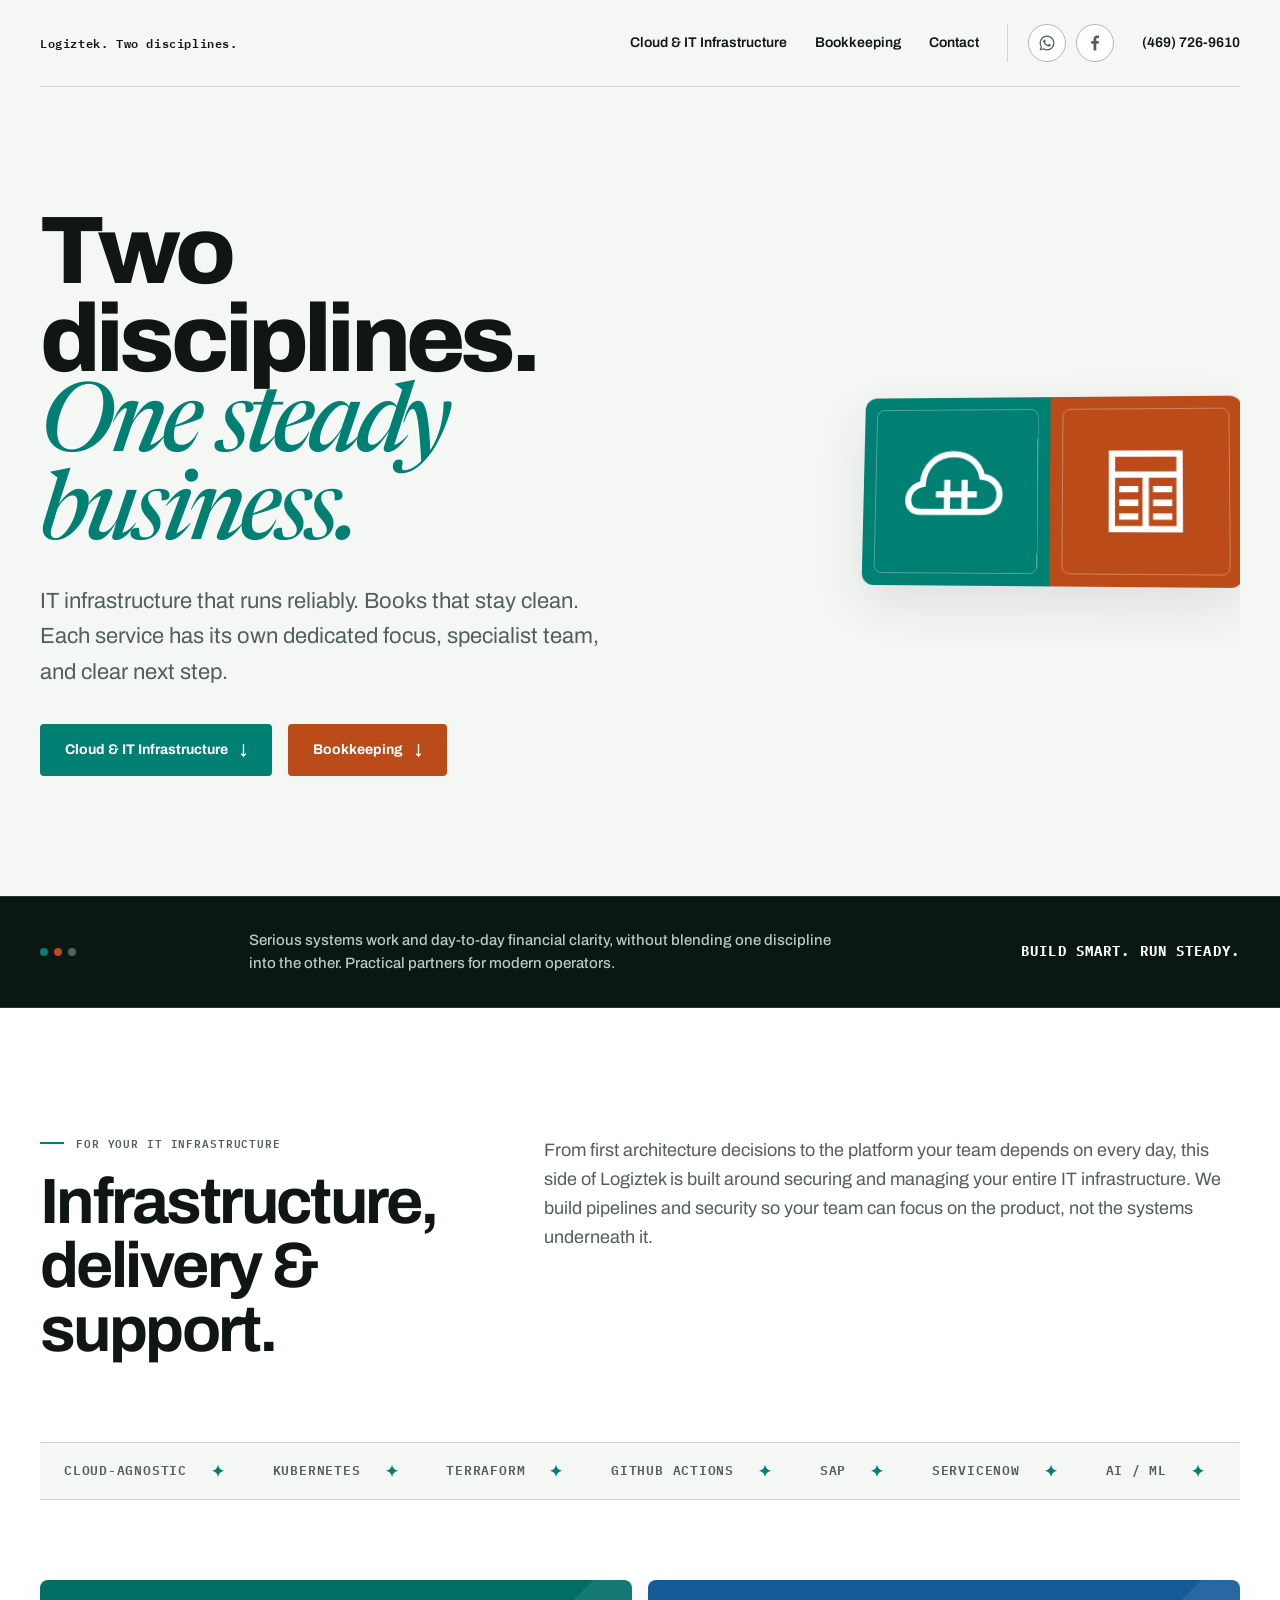
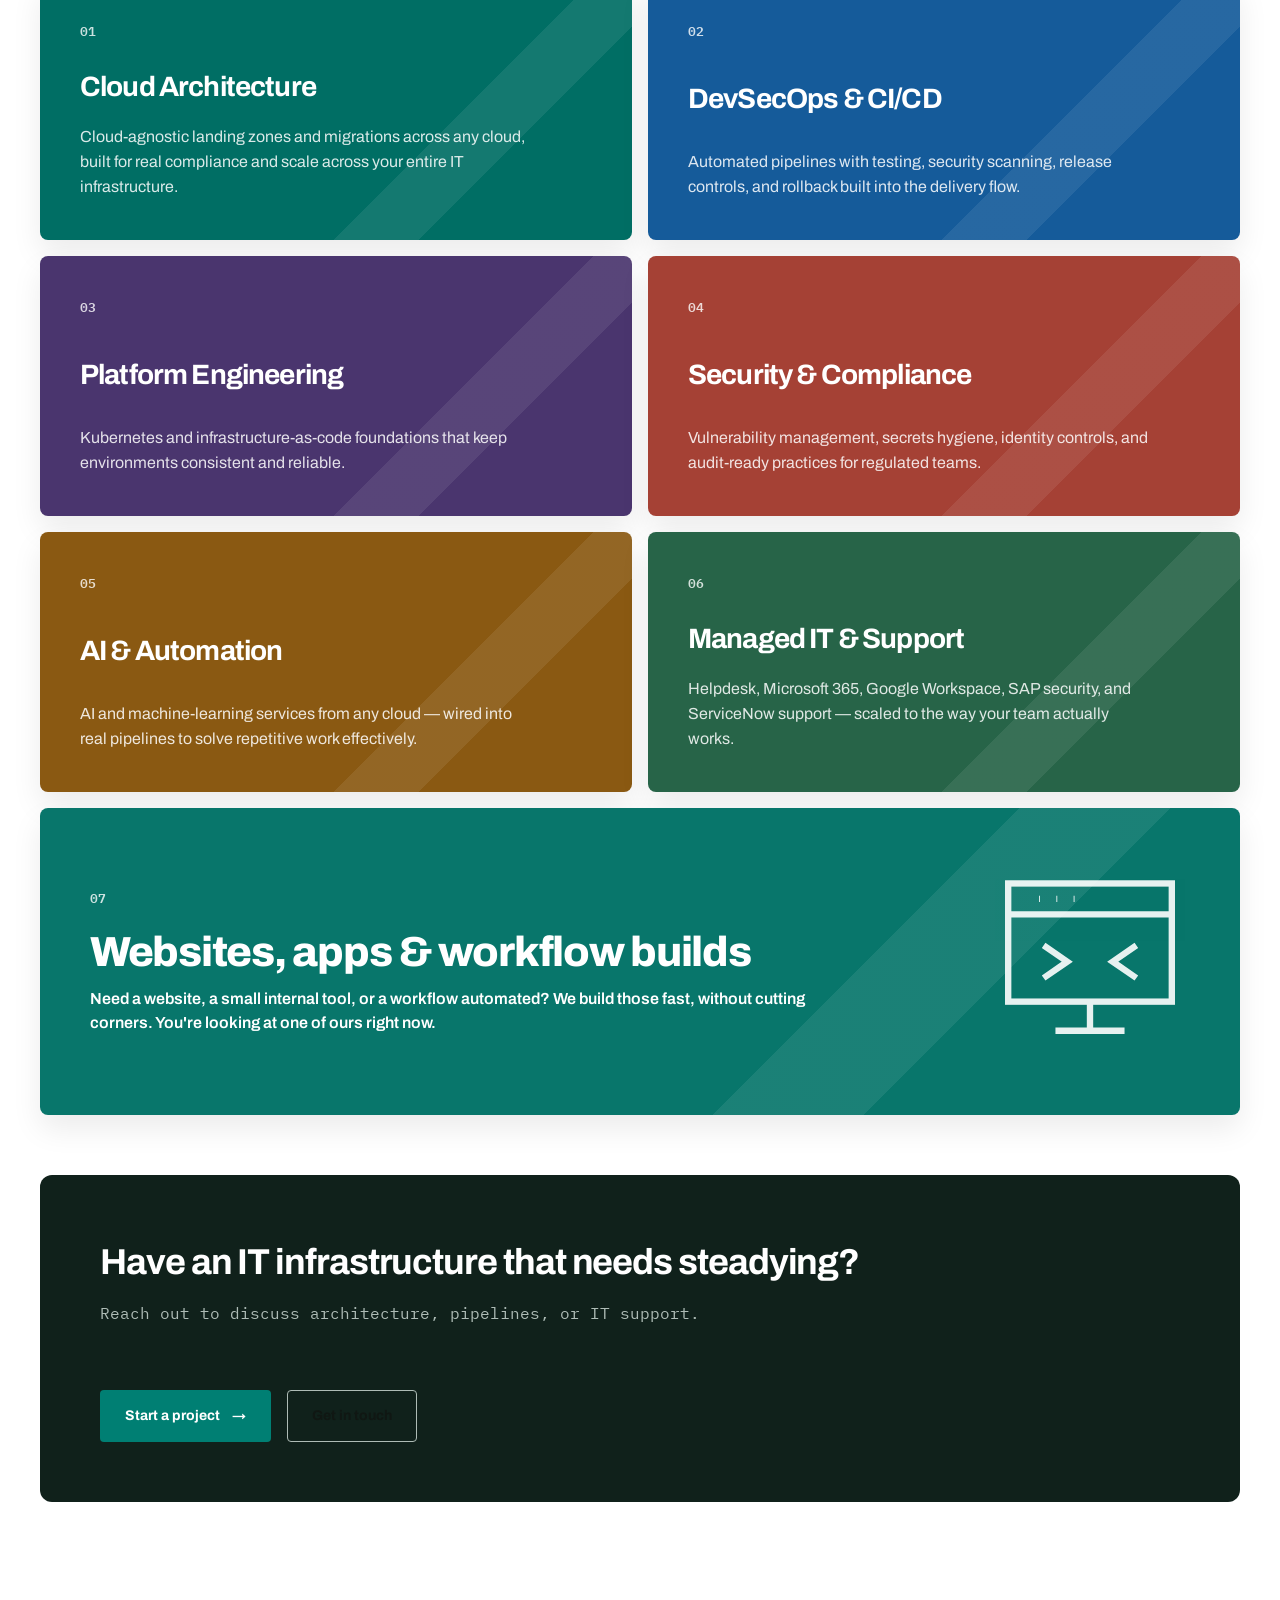
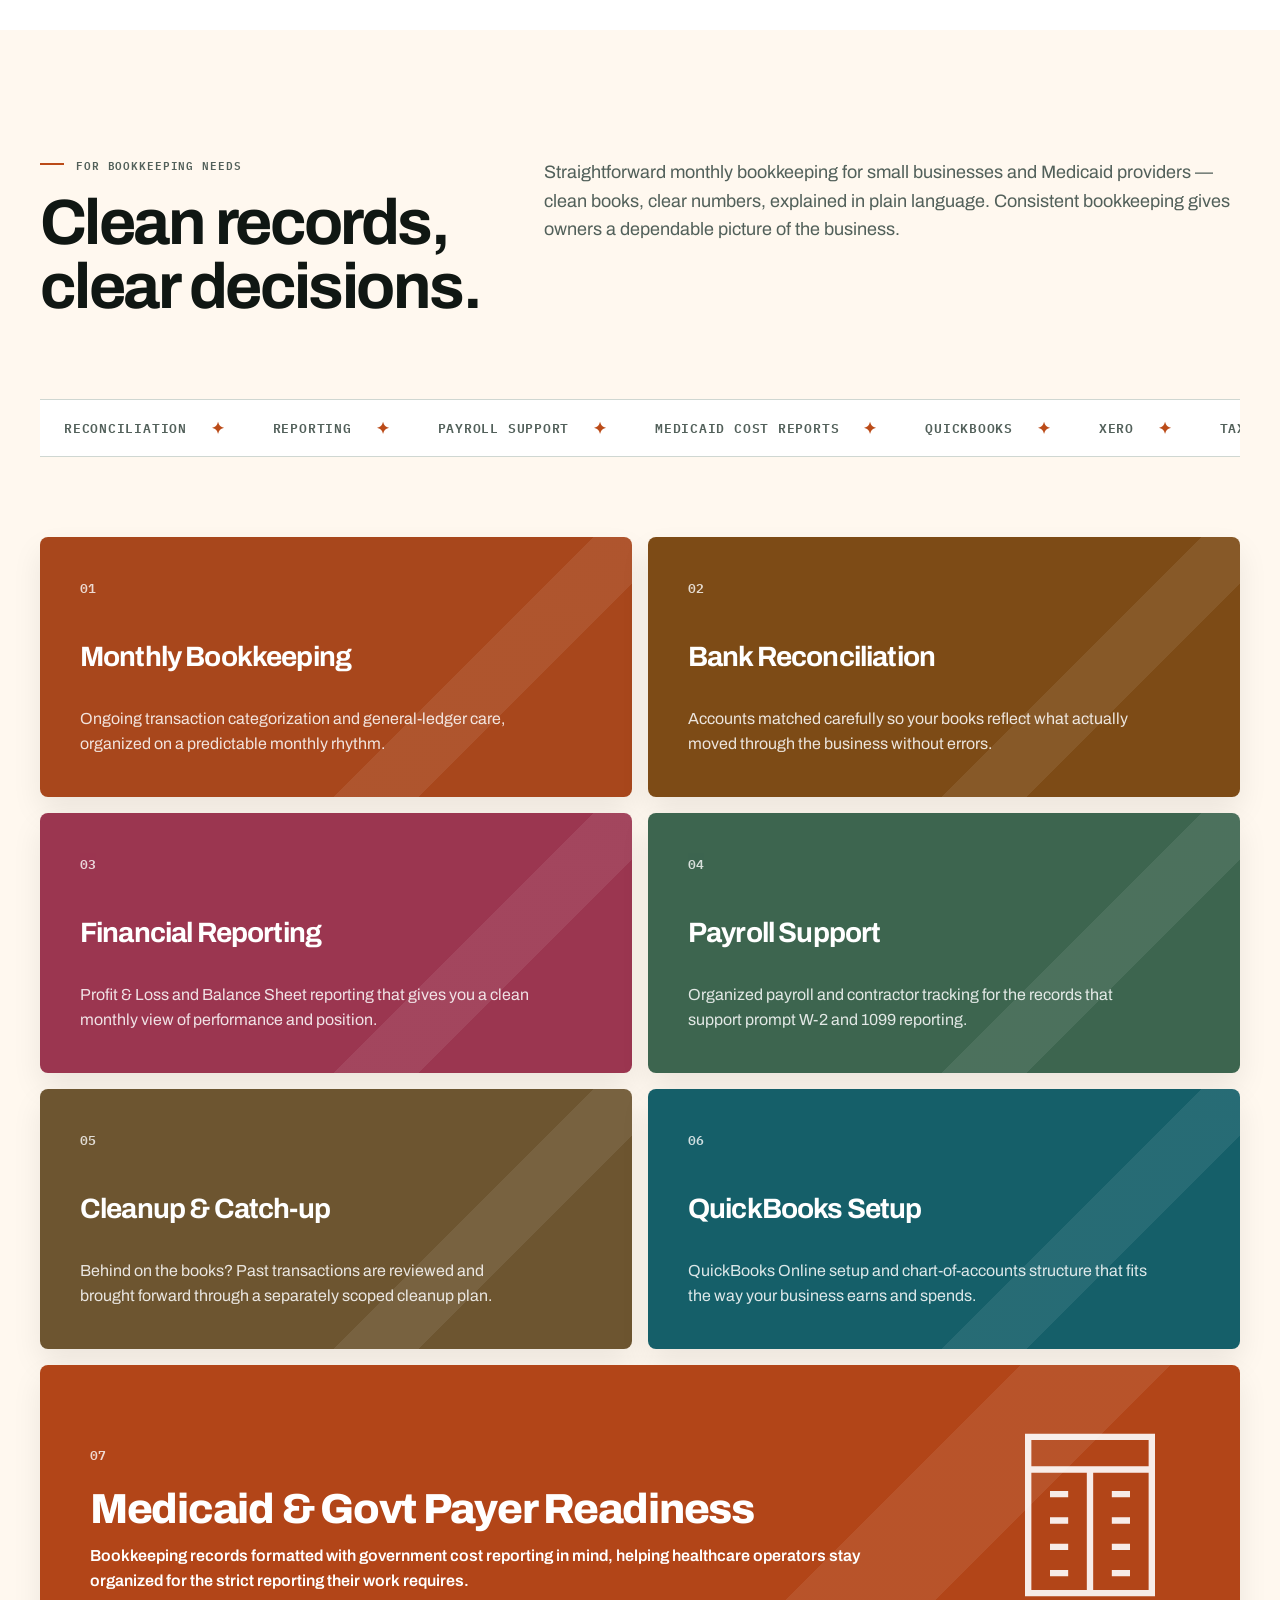
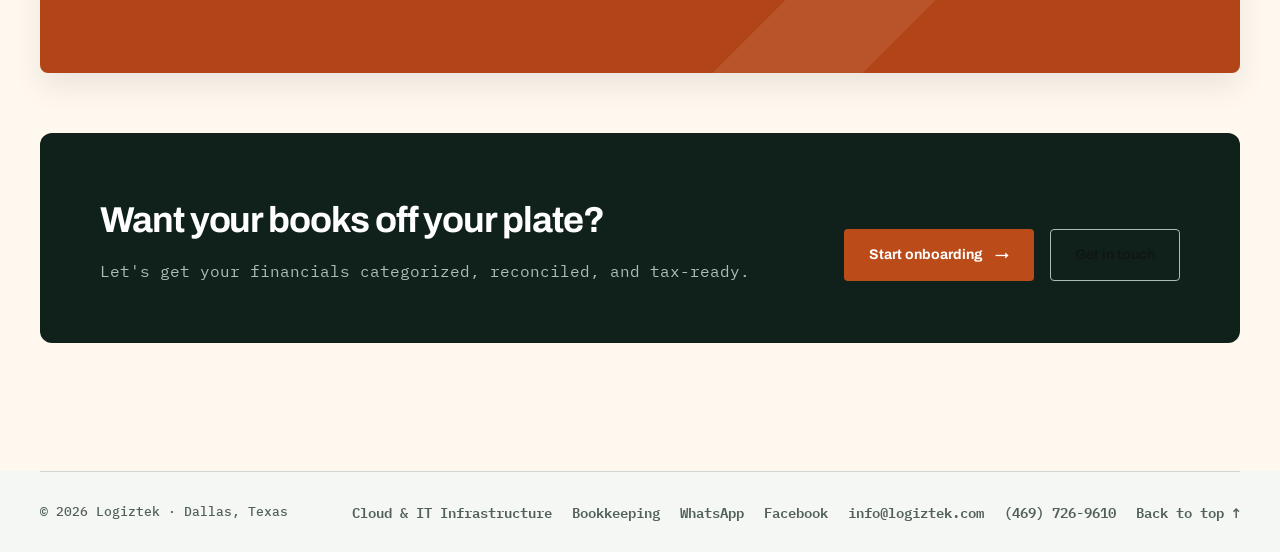
<file: index.html>
<!doctype html>
<!-- Logiztek homepage 2026-10-11: Gbolahan's unified version (showcase at top, color-coded cards) -->
<html lang="en">
<head>
  <meta charset="utf-8" />
  <meta name="viewport" content="width=device-width, initial-scale=1, viewport-fit=cover" />
  <meta name="color-scheme" content="light dark" />
  <meta name="description" content="Logiztek provides cloud engineering, DevSecOps, IT infrastructure support, monthly bookkeeping, payroll support and Medicaid cost reporting." />
  <link rel="icon" href="data:," />
  <link rel="preconnect" href="https://fonts.googleapis.com" />
  <link rel="preconnect" href="https://fonts.gstatic.com" crossorigin />
  <link href="https://fonts.googleapis.com/css2?family=Archivo:wght@400;500;600;700;800&family=Newsreader:opsz,wght@6..72,500;6..72,600&family=IBM+Plex+Mono:wght@400;500;600&display=swap" rel="stylesheet">
  <title>Logiztek — Cloud Systems + Clear Books</title>
  
  <style>
    :root {
      color-scheme: light dark;
      
      /* Base Colors */
      --paper: #f5f7f5;
      --surface: #ffffff;
      --ink: #101713;
      --muted: #52605a;
      --line: #cfd7d2;
      --line-strong: #aebcb6;
      
      /* Cloud / IT Theme */
      --cloud: #007f73;
      --cloud-strong: #005c54;
      --cloud-soft: #d8f3ed;
      --cloud-ink: #063b36;
      
      /* Bookkeeping Theme */
      --books: #bb4b18;
      --books-strong: #87310d;
      --books-soft: #ffe5d2;
      --books-ink: #4d1c08;
      
      /* Accents */
      --dark: #0a1713;
      --dark-surface: #10211b;
      --cream: #fff8ef;
      
      --shadow: 0 18px 52px rgba(14, 35, 27, .11);
      --shadow-hover: 0 24px 64px rgba(14, 35, 27, .18);
    }

    @media (prefers-color-scheme: dark) {
      :root {
        --paper: #07110e;
        --surface: #0d1b17;
        --ink: #f2f7f4;
        --muted: #aebdb6;
        --line: #2b3e37;
        --line-strong: #43574f;
        
        --cloud: #76e0cb;
        --cloud-strong: #a8efdf;
        --cloud-soft: #123f37;
        --cloud-ink: #e6fff9;
        
        --books: #ff9a63;
        --books-strong: #ffc09b;
        --books-soft: #4b2616;
        --books-ink: #fff2e9;
        
        --dark: #06100d;
        --dark-surface: #0a1713;
        --cream: #180f0a;
        
        --shadow: 0 18px 52px rgba(0, 0, 0, .35);
        --shadow-hover: 0 24px 64px rgba(0, 0, 0, .5);
      }
    }

    /* Reset & Base */
    * { box-sizing: border-box; }
    html { scroll-behavior: smooth; }
    body {
      margin: 0;
      overflow-x: hidden;
      background: var(--paper);
      color: var(--ink);
      font-family: "Archivo", sans-serif;
      font-size: 16px;
      line-height: 1.55;
      text-rendering: optimizeLegibility;
      -webkit-font-smoothing: antialiased;
    }
    
    a { color: inherit; transition: color 0.2s ease; }
    button, a { -webkit-tap-highlight-color: transparent; }
    a:focus-visible, button:focus-visible { outline: 3px solid var(--cloud); outline-offset: 4px; }
    
    .shell { width: min(1200px, calc(100% - 48px)); margin-inline: auto; }
    
    /* Typography Utilities */
    .eyebrow {
      font: 600 11px/1.2 "IBM Plex Mono", monospace;
      letter-spacing: .08em;
      text-transform: uppercase;
      color: var(--muted);
      display: flex;
      align-items: center;
      gap: 12px;
      margin-bottom: 20px;
    }
    .eyebrow::before {
      content: "";
      width: 24px;
      height: 2px;
      background: var(--line-strong);
    }

    /* Topbar */
    .topbar {
      display: flex;
      align-items: center;
      justify-content: space-between;
      gap: 24px;
      padding: 24px 0;
      border-bottom: 1px solid var(--line);
    }
    .tagline {
      font: 600 12px/1.2 "IBM Plex Mono", monospace;
      letter-spacing: .05em;
      text-decoration: none;
      color: var(--ink);
    }
    nav { display: flex; align-items: center; gap: 28px; }
    nav a { text-decoration: none; font-size: 14px; font-weight: 600; }
    nav > a:nth-child(1):hover { color: var(--cloud); }
    nav > a:nth-child(2):hover { color: var(--books); }
    
    .header-socials {
      display: flex;
      align-items: center;
      gap: 10px;
      padding-left: 20px;
      border-left: 1px solid var(--line);
    }
    .social-link {
      width: 38px; height: 38px;
      display: grid; place-items: center;
      border: 1px solid var(--line-strong);
      border-radius: 50%;
      color: var(--muted); background: var(--surface);
      transition: all .2s ease;
    }
    .social-link svg { width: 18px; height: 18px; fill: currentColor; }
    .social-link.whatsapp:hover { color: #fff; border-color: #25D366; background: #25D366; }
    .social-link.facebook:hover { color: #fff; border-color: #1877f2; background: #1877f2; }

    /* Buttons */
    .actions { display: flex; flex-wrap: wrap; gap: 16px; margin-top: 34px; }
    .button {
      display: inline-flex; align-items: center; justify-content: center; gap: 12px;
      min-height: 52px; padding: 0 24px;
      border: 1px solid transparent; border-radius: 4px;
      text-decoration: none; font-size: 14px; font-weight: 700;
      transition: transform .2s ease, box-shadow .2s ease, filter .2s ease;
      cursor: pointer;
    }
    .button:hover { transform: translateY(-2px); box-shadow: var(--shadow); }
    .button.cloud-btn { background: var(--cloud); color: #fff; }
    .button.books-btn { background: var(--books); color: #fff; }
    .button.secondary-btn { background: transparent; border-color: var(--line-strong); color: var(--ink); }
    .button.secondary-btn:hover { border-color: var(--ink); background: var(--surface); }

    /* Hero */
    .hero {
      display: grid;
      grid-template-columns: 1.15fr 0.85fr;
      gap: clamp(40px, 8vw, 100px);
      align-items: center;
      padding: clamp(60px, 10vw, 120px) 0;
    }
    .hero-content h1 {
      margin: 0 0 24px 0;
      font-size: clamp(48px, 7.5vw, 96px);
      line-height: .92;
      letter-spacing: -.05em;
      font-weight: 800;
    }
    .hero-content h1 .steady {
      display: block;
      font-family: "Newsreader", serif;
      font-weight: 500;
      font-style: italic;
      color: var(--cloud);
    }
    .hero-content p {
      font-size: clamp(18px, 2vw, 22px);
      color: var(--muted);
      line-height: 1.6;
      max-width: 580px;
      margin: 0;
    }

    /* Duo Mark */
    .duo-mark {
      width: 100%;
      max-width: 380px;
      aspect-ratio: 2 / 1;
      display: grid;
      grid-template-columns: 1fr 1fr;
      box-shadow: var(--shadow);
      margin-left: auto;
      border-radius: 12px;
      overflow: hidden;
      transform: perspective(1000px) rotateY(-5deg) rotateX(5deg);
      transition: transform 0.4s cubic-bezier(0.175, 0.885, 0.32, 1.275);
    }
    .duo-mark:hover {
      transform: perspective(1000px) rotateY(0deg) rotateX(0deg) scale(1.02);
    }
    .mark-half { 
      display: grid; place-items: center; 
      position: relative; 
    }
    .mark-half svg { width: 55%; height: 55%; z-index: 2; }
    .mark-half.cloud { background: var(--cloud); color: #fff; }
    .mark-half.books { background: var(--books); color: #fff; }
    .mark-half::after {
      content: ""; position: absolute; inset: 12px;
      border: 1px solid rgba(255,255,255,0.3);
      border-radius: 8px;
    }

    /* Manifesto */
    .manifesto {
      background: var(--dark);
      color: #fff;
      padding: 32px 0;
      border-block: 1px solid #1d3930;
    }
    .manifesto .shell {
      display: flex;
      align-items: center;
      justify-content: space-between;
      gap: 30px;
      flex-wrap: wrap;
    }
    .manifesto p { margin: 0; color: #b8c9c2; font-size: 15px; font-weight: 500; max-width: 600px; }
    .manifesto strong { font-size: 14px; letter-spacing: .08em; font-family: "IBM Plex Mono", monospace; }
    
    .signal { display: flex; gap: 6px; }
    .signal i { width: 8px; height: 8px; display: block; border-radius: 50%; }
    .signal i:nth-child(1) { background: var(--cloud); }
    .signal i:nth-child(2) { background: var(--books); }
    .signal i:nth-child(3) { background: var(--muted); }

    /* Tracks & Floating Video Backgrounds */
    .track { 
      position: relative; 
      padding: clamp(80px, 10vw, 140px) 0; 
      overflow: hidden; 
    }
    .track.cloud-track { background: var(--surface); }
    .track.books-track { background: var(--cream); }
    
    .track > .shell { position: relative; z-index: 2; }
    
    /* Foolproof video background implementation */
    .video-bg {
      position: absolute; 
      inset: 0; 
      z-index: 0;
      pointer-events: none;
      overflow: hidden;
    }
    .video-bg video {
      width: 100%; 
      height: 100%; 
      object-fit: cover;
      opacity: 0.22; /* Controls video visibility directly */
      animation: floatSlowly 30s ease-in-out infinite alternate;
      transform: scale(1.1);
    }
    
    @media (prefers-color-scheme: dark) {
      .video-bg video { 
        opacity: 0.15; /* Dimmer for dark mode readability */
      }
    }
    
    @keyframes floatSlowly {
      0% { transform: scale(1.1) translate(0, 0); }
      100% { transform: scale(1.15) translate(-1.5%, 1.5%); }
    }
    /* Hero floating video background */
    .hero { position: relative; overflow: hidden; }
    .hero-content, .hero-aside { position: relative; z-index: 1; }
    .hero .video-bg video { opacity: 0.14; }
    @media (prefers-color-scheme: dark) {
      .hero .video-bg video { opacity: 0.09; }
    }

    .track-heading {
      display: grid;
      grid-template-columns: 0.8fr 1.2fr;
      gap: 40px;
      margin-bottom: 60px;
    }
    .track-heading h2 {
      margin: 0 0 20px;
      font-size: clamp(38px, 5vw, 64px);
      line-height: 1;
      letter-spacing: -.04em;
    }
    .track-heading p { margin: 0; color: var(--muted); font-size: 18px; line-height: 1.6; }
    
    .cloud-track .eyebrow::before { background: var(--cloud); }
    .books-track .eyebrow::before { background: var(--books); }

    /* Marquees */
    .marquee { 
      overflow: hidden; border-block: 1px solid var(--line); margin-bottom: 80px; 
      position: relative; z-index: 2; 
    }
    .cloud-track .marquee { background: var(--paper); }
    .books-track .marquee { background: var(--surface); }
    
    .marquee-track { width: max-content; display: flex; animation: marquee 35s linear infinite; }
    .marquee-group { display: flex; align-items: center; }
    .marquee-item { 
      display: flex; align-items: center; gap: 24px; padding: 20px 24px; 
      color: var(--muted); font: 600 13px/1 "IBM Plex Mono", monospace; text-transform: uppercase; letter-spacing: .06em; 
    }
    .cloud-track .marquee-item::after { content: "✦"; color: var(--cloud); font-size: 16px; }
    .books-track .marquee-item::after { content: "✦"; color: var(--books); font-size: 16px; }
    @keyframes marquee { to { transform: translateX(-50%); } }

    /* Services Grid */
    .services-grid { display: grid; grid-template-columns: repeat(2, 1fr); gap: 16px; }
    .service-card {
      padding: 40px;
      color: #fff;
      background-color: var(--service-bg);
      background-image: linear-gradient(135deg, transparent 0 65%, rgba(255,255,255,.08) 65% 75%, transparent 75%);
      box-shadow: 0 14px 30px rgba(0, 0, 0, .08);
      position: relative;
      overflow: hidden;
      border-radius: 8px;
      display: flex;
      flex-direction: column;
      justify-content: space-between;
      min-height: 260px;
    }
    
    /* Cloud Card Colors */
    .cloud-track .service-card:nth-child(1) { --service-bg: #006e64; }
    .cloud-track .service-card:nth-child(2) { --service-bg: #155b9a; }
    .cloud-track .service-card:nth-child(3) { --service-bg: #4a356e; }
    .cloud-track .service-card:nth-child(4) { --service-bg: #a54135; }
    .cloud-track .service-card:nth-child(5) { --service-bg: #8a5912; }
    .cloud-track .service-card:nth-child(6) { --service-bg: #276448; }
    .cloud-track .service-card:nth-child(7) { --service-bg: #08766b; }
    
    /* Books Card Colors */
    .books-track .service-card:nth-child(1) { --service-bg: #a8471c; }
    .books-track .service-card:nth-child(2) { --service-bg: #7d4b16; }
    .books-track .service-card:nth-child(3) { --service-bg: #9b3650; }
    .books-track .service-card:nth-child(4) { --service-bg: #3d654f; }
    .books-track .service-card:nth-child(5) { --service-bg: #6d5530; }
    .books-track .service-card:nth-child(6) { --service-bg: #155f69; }
    .books-track .service-card:nth-child(7) { --service-bg: #b24518; }

    .service-card .num { font: 600 13px "IBM Plex Mono", monospace; opacity: 0.8; margin-bottom: 20px; display: block;}
    .service-card h3 { margin: 0 0 12px; font-size: clamp(22px, 2.5vw, 28px); line-height: 1.1; letter-spacing: -.03em; }
    .service-card p { margin: 0; color: rgba(255,255,255,.85); font-size: 16px; max-width: 90%; }

    /* Wide Feature Card */
    .service-card.feature {
      grid-column: 1 / -1;
      flex-direction: row;
      align-items: center;
      gap: 40px;
      padding: 50px;
    }
    .service-card.feature .content { flex: 1; }
    .service-card.feature h3 { font-size: clamp(28px, 4vw, 42px); font-weight: 800; }
    .service-card.feature p { color: #fff; font-weight: 600; }
    .service-card.feature .emblem { flex: 0 0 200px; opacity: 0.9; }
    .service-card.feature .emblem svg { width: 100%; height: auto; }

    /* Call to Action Strip inside tracks */
    .cta-banner {
      margin-top: 60px;
      padding: clamp(40px, 6vw, 60px);
      background: var(--dark-surface);
      color: #fff;
      border-radius: 12px;
      display: flex;
      flex-wrap: wrap;
      align-items: center;
      justify-content: space-between;
      gap: 30px;
    }
    .cta-banner h3 { margin: 0 0 10px; font-size: clamp(24px, 3vw, 36px); letter-spacing: -.03em; }
    .cta-banner p { margin: 0; color: #aebcb6; font-size: 16px; font-family: "IBM Plex Mono", monospace; }

    /* Modals / Dialogs */
    .contact-dialog {
      position: fixed; inset: 0; z-index: 100; display: none; place-items: center; padding: 24px;
      background: rgba(2, 12, 9, .85); backdrop-filter: blur(8px);
    }
    .contact-dialog:target { display: grid; animation: fadeIn 0.3s ease; }
    @keyframes fadeIn { from { opacity: 0; } to { opacity: 1; } }
    
    .contact-card {
      width: min(640px, 100%); max-height: calc(100dvh - 48px); overflow-y: auto; 
      padding: clamp(32px, 5vw, 56px);
      background: var(--surface); color: var(--ink); 
      border-radius: 12px; box-shadow: 0 24px 80px rgba(0,0,0,0.4);
    }
    .cloud-path .contact-card { border-top: 6px solid var(--cloud); }
    .book-path .contact-card { border-top: 6px solid var(--books); }
    
    .contact-card-head { display: flex; align-items: flex-start; justify-content: space-between; gap: 20px; }
    .contact-card h2 { margin: 0 0 10px; font-size: clamp(32px, 5vw, 48px); line-height: 1.05; letter-spacing: -.04em; }
    .contact-card > p { margin: 0; color: var(--muted); font-size: 16px; }
    
    .contact-close {
      width: 40px; height: 40px; display: grid; place-items: center; 
      border: 1px solid var(--line-strong); border-radius: 50%;
      color: var(--muted); text-decoration: none; font-size: 24px;
      transition: all .2s ease;
    }
    .contact-close:hover { border-color: var(--ink); color: var(--ink); background: var(--paper); }

    /* Forms */
    .contact-form { display: grid; gap: 20px; margin-top: 32px; }
    .form-row { display: grid; grid-template-columns: 1fr 1fr; gap: 16px; }
    .form-field { display: grid; gap: 8px; }
    .form-field label { font: 600 11px/1 "IBM Plex Mono", monospace; letter-spacing: .05em; text-transform: uppercase; color: var(--ink); }
    .form-field input, .form-field textarea {
      width: 100%; padding: 14px 16px; 
      border: 1px solid var(--line-strong); border-radius: 6px;
      background: var(--paper); color: var(--ink); font: inherit; transition: border-color .2s, box-shadow .2s;
    }
    .form-field textarea { min-height: 120px; resize: vertical; }
    
    .cloud-path .form-field input:focus, .cloud-path .form-field textarea:focus { 
      border-color: var(--cloud); outline: none; box-shadow: 0 0 0 3px color-mix(in srgb, var(--cloud) 20%, transparent); 
    }
    .book-path .form-field input:focus, .book-path .form-field textarea:focus { 
      border-color: var(--books); outline: none; box-shadow: 0 0 0 3px color-mix(in srgb, var(--books) 20%, transparent); 
    }
    
    .form-field input.is-invalid, .form-field textarea.is-invalid { border-color: #d32f2f; }
    .field-error { min-height: 18px; margin: 0; color: #d32f2f; font-size: 13px; }
    .honeypot { position: absolute !important; width: 1px !important; height: 1px !important; overflow: hidden !important; clip: rect(0 0 0 0) !important; clip-path: inset(50%) !important; white-space: nowrap !important; }
    .form-submit { width: 100%; border: none; font-size: 16px; padding: 18px; }
    .form-submit:disabled { opacity: .7; cursor: wait; }
    
    .form-note { margin: 0; color: var(--muted); font-size: 14px; }
    .form-note.is-error { color: #d32f2f; }
    .cloud-path .form-note.is-success { color: var(--cloud); font-weight: 700; }
    .book-path .form-note.is-success { color: var(--books); font-weight: 700; }
    
    .contact-success { display: none; margin-top: 30px; padding: 30px; border-radius: 8px; }
    .cloud-path .contact-success { background: var(--cloud-soft); color: var(--cloud-ink); border-left: 4px solid var(--cloud); }
    .book-path .contact-success { background: var(--books-soft); color: var(--books-ink); border-left: 4px solid var(--books); }
    .contact-success h3 { margin: 0 0 10px; font-size: 24px; }
    .contact-success p { margin: 0; }
    .contact-form.is-complete { display: none; }
    .contact-form.is-complete + .contact-success { display: block; }

    /* Footer */
    footer { 
      display: flex; justify-content: space-between; align-items: center; flex-wrap: wrap; gap: 20px; 
      padding: 30px 0; border-top: 1px solid var(--line); color: var(--muted); font: 500 13px/1.4 "IBM Plex Mono", monospace; 
    }
    .footer-nav { display: flex; gap: 20px; }
    footer a:hover { color: var(--ink); }

    /* Responsive */
    @media (max-width: 900px) {
      .hero { grid-template-columns: 1fr; text-align: center; gap: 40px; }
      .hero-content p { margin: 0 auto; }
      .duo-mark { margin: 0 auto; max-width: 400px; transform: none; }
      .duo-mark:hover { transform: translateY(-5px); }
      .track-heading { grid-template-columns: 1fr; gap: 20px; }
      .services-grid { grid-template-columns: 1fr; }
      .service-card.feature { flex-direction: column; text-align: center; gap: 30px; padding: 40px 30px; }
      .service-card.feature .emblem { width: 160px; margin: 0 auto; }
      .cta-banner { flex-direction: column; text-align: center; }
    }

    @media (max-width: 600px) {
      .topbar { flex-direction: column; gap: 16px; padding: 20px 0; }
      .header-socials { border-left: none; padding-left: 0; justify-content: center; width: 100%; margin-top: 10px; }
      nav { flex-wrap: wrap; justify-content: center; gap: 16px; }
      .hero-content h1 { font-size: clamp(42px, 12vw, 60px); }
      .manifesto .shell { flex-direction: column; text-align: center; }
      .form-row { grid-template-columns: 1fr; }
      footer { flex-direction: column; text-align: center; justify-content: center; }
      .footer-nav { justify-content: center; flex-wrap: wrap; }
    }
  </style>
</head>
<body id="top">
  
  <header class="shell topbar">
    <a class="tagline" href="#top">Logiztek. Two disciplines.</a>
    <nav aria-label="Primary navigation">
      <a href="#cloud">Cloud &amp; IT Infrastructure</a>
      <a href="#bookkeeping">Bookkeeping</a>
      <a href="#contact-cloud">Contact</a>
      <span class="header-socials" aria-label="Follow Logiztek">
        <a class="social-link whatsapp" href="https://whatsapp.com/channel/0029Vb7V7QNIHphKqlEUrF14" target="_blank" rel="noopener noreferrer" aria-label="WhatsApp">
          <svg viewBox="0 0 24 24"><path d="M12.04 2a9.84 9.84 0 0 0-8.46 14.86L2.05 22l5.28-1.49A9.98 9.98 0 0 0 12.04 22 9.96 9.96 0 0 0 22 12.04 10 10 0 0 0 12.04 2Zm0 18.3a8.26 8.26 0 0 1-4.21-1.15l-.3-.18-3.13.88.89-3.05-.2-.32A8.18 8.18 0 0 1 3.78 12a8.27 8.27 0 1 1 8.26 8.3Zm4.53-6.19c-.25-.12-1.47-.72-1.7-.8-.23-.09-.4-.13-.57.12-.16.25-.64.8-.78.97-.14.16-.29.18-.54.06-1.47-.73-2.43-1.3-3.4-2.96-.26-.44.26-.41.73-1.36.08-.17.04-.31-.02-.44-.06-.12-.56-1.35-.77-1.85-.2-.48-.41-.42-.57-.43h-.48c-.16 0-.43.06-.66.31-.22.25-.86.85-.86 2.07 0 1.22.89 2.4 1.01 2.56.12.17 1.75 2.67 4.24 3.75 1.58.68 2.2.74 2.99.62.48-.07 1.47-.6 1.68-1.18.2-.58.2-1.07.14-1.18-.06-.1-.22-.16-.47-.28Z"/></svg>
        </a>
        <a class="social-link facebook" href="https://www.facebook.com/61595042666235" target="_blank" rel="noopener noreferrer" aria-label="Facebook">
          <svg viewBox="0 0 24 24"><path d="M13.72 22v-9.12h3.06l.46-3.56h-3.52V7.05c0-1.03.29-1.73 1.76-1.73h1.88V2.14A25.1 25.1 0 0 0 14.62 2c-2.71 0-4.57 1.66-4.57 4.7v2.62H7v3.56h3.05V22h3.67Z"/></svg>
        </a>
      </span>
      <a href="tel:+14697269610">(469) 726-9610</a>
    </nav>
  </header>

  <main>
    <!-- Unified Hero Section -->
    <section class="shell hero" aria-labelledby="hero-title">
      <div class="video-bg" aria-hidden="true">
        <video autoplay loop muted playsinline>
          <source src="https://assets.mixkit.co/videos/7876/7876-720.mp4" type="video/mp4">
        </video>
      </div>
      <div class="hero-content">
        <h1 id="hero-title">Two disciplines. <span class="steady">One steady business.</span></h1>
        <p>IT infrastructure that runs reliably. Books that stay clean. Each service has its own dedicated focus, specialist team, and clear next step.</p>
        <div class="actions">
          <a class="button cloud-btn" href="#cloud">Cloud &amp; IT Infrastructure <span aria-hidden="true">↓</span></a>
          <a class="button books-btn" href="#bookkeeping">Bookkeeping <span aria-hidden="true">↓</span></a>
        </div>
      </div>
      
      <div class="hero-aside">
        <div class="duo-mark" aria-label="Cloud and bookkeeping service emblem">
          <div class="mark-half cloud">
            <svg viewBox="0 0 100 100" fill="none" stroke="currentColor" stroke-width="6" stroke-linecap="square">
              <path d="M26 70h48c11 0 18-7 18-17 0-9-7-16-17-17C72 22 61 14 47 14 30 14 18 26 17 43 8 45 3 51 3 59c0 7 5 11 12 11h11Z"/>
              <path d="M33 53h34M41 42v22M58 42v22"/>
            </svg>
          </div>
          <div class="mark-half books">
            <svg viewBox="0 0 100 100" fill="none" stroke="currentColor" stroke-width="6" stroke-linecap="square">
              <path d="M18 14h64v72H18zM18 34h64M50 34v52"/>
              <path d="M28 48h12M28 61h12M28 74h12M60 48h12M60 61h12M60 74h12"/>
            </svg>
          </div>
        </div>
      </div>
    </section>

    <!-- Manifesto Strip -->
    <section class="manifesto" aria-label="Approach">
      <div class="shell">
        <div class="signal" aria-hidden="true"><i></i><i></i><i></i></div>
        <p>Serious systems work and day-to-day financial clarity, without blending one discipline into the other. Practical partners for modern operators.</p>
        <strong>BUILD SMART. RUN STEADY.</strong>
      </div>
    </section>

    <!-- Cloud Track -->
    <section class="track cloud-track" id="cloud">
      <!-- Foolproof Floating Background Video -->
      <div class="video-bg" aria-hidden="true">
        <video autoplay loop muted playsinline>
          <source src="https://assets.mixkit.co/videos/7876/7876-720.mp4" type="video/mp4">
        </video>
      </div>

      <div class="shell">
        <div class="track-heading">
          <div>
            <div class="eyebrow">For Your IT Infrastructure</div>
            <h2>Infrastructure, delivery &amp; support.</h2>
          </div>
          <div>
            <p>From first architecture decisions to the platform your team depends on every day, this side of Logiztek is built around securing and managing your entire IT infrastructure. We build pipelines and security so your team can focus on the product, not the systems underneath it.</p>
          </div>
        </div>

        <div class="marquee">
          <div class="marquee-track">
            <div class="marquee-group">
              <span class="marquee-item">Cloud-Agnostic</span><span class="marquee-item">Kubernetes</span><span class="marquee-item">Terraform</span><span class="marquee-item">GitHub Actions</span><span class="marquee-item">SAP</span><span class="marquee-item">ServiceNow</span><span class="marquee-item">AI / ML</span>
            </div>
            <div class="marquee-group" aria-hidden="true">
              <span class="marquee-item">Cloud-Agnostic</span><span class="marquee-item">Kubernetes</span><span class="marquee-item">Terraform</span><span class="marquee-item">GitHub Actions</span><span class="marquee-item">SAP</span><span class="marquee-item">ServiceNow</span><span class="marquee-item">AI / ML</span>
            </div>
          </div>
        </div>

        <div class="services-grid">
          <article class="service-card">
            <span class="num">01</span>
            <h3>Cloud Architecture</h3>
            <p>Cloud-agnostic landing zones and migrations across any cloud, built for real compliance and scale across your entire IT infrastructure.</p>
          </article>
          <article class="service-card">
            <span class="num">02</span>
            <h3>DevSecOps &amp; CI/CD</h3>
            <p>Automated pipelines with testing, security scanning, release controls, and rollback built into the delivery flow.</p>
          </article>
          <article class="service-card">
            <span class="num">03</span>
            <h3>Platform Engineering</h3>
            <p>Kubernetes and infrastructure-as-code foundations that keep environments consistent and reliable.</p>
          </article>
          <article class="service-card">
            <span class="num">04</span>
            <h3>Security &amp; Compliance</h3>
            <p>Vulnerability management, secrets hygiene, identity controls, and audit-ready practices for regulated teams.</p>
          </article>
          <article class="service-card">
            <span class="num">05</span>
            <h3>AI &amp; Automation</h3>
            <p>AI and machine-learning services from any cloud — wired into real pipelines to solve repetitive work effectively.</p>
          </article>
          <article class="service-card">
            <span class="num">06</span>
            <h3>Managed IT &amp; Support</h3>
            <p>Helpdesk, Microsoft 365, Google Workspace, SAP security, and ServiceNow support — scaled to the way your team actually works.</p>
          </article>
          <article class="service-card feature">
            <div class="content">
              <span class="num">07</span>
              <h3>Websites, apps &amp; workflow builds</h3>
              <p>Need a website, a small internal tool, or a workflow automated? We build those fast, without cutting corners. You're looking at one of ours right now.</p>
            </div>
            <div class="emblem" aria-hidden="true">
              <svg viewBox="0 0 220 220" fill="none" stroke="currentColor" stroke-width="7">
                <rect x="20" y="28" width="180" height="130"/>
                <path d="M20 62h180M54 45h1M73 45h1M92 45h1M72 190h76M110 158v32"/>
                <path d="M59 96l26 18-26 18M161 96l-26 18 26 18"/>
              </svg>
            </div>
          </article>
        </div>

        <div class="cta-banner">
          <div>
            <h3>Have an IT infrastructure that needs steadying?</h3>
            <p>Reach out to discuss architecture, pipelines, or IT support.</p>
          </div>
          <div class="actions">
            <a class="button cloud-btn" href="https://logiztek.com/project">Start a project <span aria-hidden="true">→</span></a>
            <a class="button secondary-btn" href="#contact-cloud">Get in touch</a>
          </div>
        </div>

      </div>
    </section>

    <!-- Books Track -->
    <section class="track books-track" id="bookkeeping">
      <!-- Foolproof Floating Background Video -->
      <div class="video-bg" aria-hidden="true">
        <video autoplay loop muted playsinline>
          <source src="https://assets.mixkit.co/videos/34126/34126-720.mp4" type="video/mp4">
        </video>
      </div>

      <div class="shell">
        <div class="track-heading">
          <div>
            <div class="eyebrow">For Bookkeeping Needs</div>
            <h2>Clean records, clear decisions.</h2>
          </div>
          <div>
            <p>Straightforward monthly bookkeeping for small businesses and Medicaid providers — clean books, clear numbers, explained in plain language. Consistent bookkeeping gives owners a dependable picture of the business.</p>
          </div>
        </div>

        <div class="marquee">
          <div class="marquee-track">
            <div class="marquee-group">
              <span class="marquee-item">Reconciliation</span><span class="marquee-item">Reporting</span><span class="marquee-item">Payroll Support</span><span class="marquee-item">Medicaid Cost Reports</span><span class="marquee-item">QuickBooks</span><span class="marquee-item">Xero</span><span class="marquee-item">Tax-Ready Records</span>
            </div>
            <div class="marquee-group" aria-hidden="true">
              <span class="marquee-item">Reconciliation</span><span class="marquee-item">Reporting</span><span class="marquee-item">Payroll Support</span><span class="marquee-item">QuickBooks</span><span class="marquee-item">Xero</span><span class="marquee-item">Tax-Ready Records</span>
            </div>
          </div>
        </div>

        <div class="services-grid">
          <article class="service-card">
            <span class="num">01</span>
            <h3>Monthly Bookkeeping</h3>
            <p>Ongoing transaction categorization and general-ledger care, organized on a predictable monthly rhythm.</p>
          </article>
          <article class="service-card">
            <span class="num">02</span>
            <h3>Bank Reconciliation</h3>
            <p>Accounts matched carefully so your books reflect what actually moved through the business without errors.</p>
          </article>
          <article class="service-card">
            <span class="num">03</span>
            <h3>Financial Reporting</h3>
            <p>Profit &amp; Loss and Balance Sheet reporting that gives you a clean monthly view of performance and position.</p>
          </article>
          <article class="service-card">
            <span class="num">04</span>
            <h3>Payroll Support</h3>
            <p>Organized payroll and contractor tracking for the records that support prompt W-2 and 1099 reporting.</p>
          </article>
          <article class="service-card">
            <span class="num">05</span>
            <h3>Cleanup &amp; Catch-up</h3>
            <p>Behind on the books? Past transactions are reviewed and brought forward through a separately scoped cleanup plan.</p>
          </article>
          <article class="service-card">
            <span class="num">06</span>
            <h3>QuickBooks Setup</h3>
            <p>QuickBooks Online setup and chart-of-accounts structure that fits the way your business earns and spends.</p>
          </article>
          <article class="service-card feature">
            <div class="content">
              <span class="num">07</span>
              <h3>Medicaid &amp; Govt Payer Readiness</h3>
              <p>Bookkeeping records formatted with government cost reporting in mind, helping healthcare operators stay organized for the strict reporting their work requires.</p>
            </div>
            <div class="emblem" aria-hidden="true">
              <svg viewBox="0 0 220 220" fill="none" stroke="currentColor" stroke-width="7">
                <path d="M42 24h136v172H42zM42 60h136M110 60v136"/>
                <path d="M66 87h20M66 116h20M66 145h20M66 174h20M134 87h20M134 116h20M134 145h20M134 174h20"/>
              </svg>
            </div>
          </article>
        </div>

        <div class="cta-banner">
          <div>
            <h3>Want your books off your plate?</h3>
            <p>Let's get your financials categorized, reconciled, and tax-ready.</p>
          </div>
          <div class="actions">
            <a class="button books-btn" href="https://logiztek.com/start">Start onboarding <span aria-hidden="true">→</span></a>
            <a class="button secondary-btn" href="#contact-bookkeeping">Get in touch</a>
          </div>
        </div>

      </div>
    </section>

    <!-- Modals -->
    <!-- Cloud Contact Modal -->
    <section class="contact-dialog cloud-path" id="contact-cloud" role="dialog" aria-modal="true" aria-labelledby="contact-cloud-title">
      <div class="contact-card">
        <div class="contact-card-head">
          <div>
            <div class="eyebrow">Cloud &amp; IT Infrastructure Inquiry</div>
            <h2 id="contact-cloud-title">Let’s talk systems.</h2>
          </div>
          <a class="contact-close" href="#cloud" aria-label="Close modal">&times;</a>
        </div>
        <p>Tell us what you are building, migrating, securing or trying to steady across your IT infrastructure. We’ll respond by email or phone. Prefer to talk? Call us at <a href="tel:+14697269610">(469) 726-9610</a>.</p>
        
        <form class="contact-form" data-contact-form data-service="Cloud &amp; IT" novalidate>
          <div class="form-row">
            <div class="form-field">
              <label for="cloud-name">Name</label>
              <input id="cloud-name" name="name" type="text" autocomplete="name" required />
              <p class="field-error" data-field-error="name" aria-live="polite"></p>
            </div>
            <div class="form-field">
              <label for="cloud-phone">Phone</label>
              <input id="cloud-phone" name="phone" type="tel" autocomplete="tel" />
              <p class="field-error" data-field-error="phone" aria-live="polite"></p>
            </div>
          </div>
          <div class="form-field">
            <label for="cloud-email">Email</label>
            <input id="cloud-email" name="email" type="email" autocomplete="email" required />
            <p class="field-error" data-field-error="email" aria-live="polite"></p>
          </div>
          <div class="form-field">
            <label for="cloud-message">Message Details</label>
            <textarea id="cloud-message" name="message" required placeholder="What can we help you build or support?"></textarea>
            <p class="field-error" data-field-error="message" aria-live="polite"></p>
          </div>
          <div class="honeypot" aria-hidden="true">
            <label for="cloud-website">Website</label>
            <input id="cloud-website" name="website" type="text" tabindex="-1" autocomplete="off" />
          </div>
          <button class="button cloud-btn form-submit" type="submit">Send Inquiry &rarr;</button>
          <p class="form-note" data-form-note aria-live="polite"></p>
        </form>
        <div class="contact-success" role="status">
          <h3>Message sent successfully.</h3>
          <p>Thank you. A specialist from Logiztek will reach out to you shortly.</p>
        </div>
      </div>
    </section>

    <!-- Books Contact Modal -->
    <section class="contact-dialog book-path" id="contact-bookkeeping" role="dialog" aria-modal="true" aria-labelledby="contact-books-title">
      <div class="contact-card">
        <div class="contact-card-head">
          <div>
            <div class="eyebrow">Bookkeeping Inquiry</div>
            <h2 id="contact-books-title">Get your books in order.</h2>
          </div>
          <a class="contact-close" href="#bookkeeping" aria-label="Close modal">&times;</a>
        </div>
        <p>Tell us where your books stand and what you need help with. We’ll respond promptly. Prefer to talk? Call us at <a href="tel:+14697269610">(469) 726-9610</a>.</p>
        
        <form class="contact-form" data-contact-form data-service="Bookkeeping" novalidate>
          <div class="form-row">
            <div class="form-field">
              <label for="book-name">Name</label>
              <input id="book-name" name="name" type="text" autocomplete="name" required />
              <p class="field-error" data-field-error="name" aria-live="polite"></p>
            </div>
            <div class="form-field">
              <label for="book-phone">Phone</label>
              <input id="book-phone" name="phone" type="tel" autocomplete="tel" />
              <p class="field-error" data-field-error="phone" aria-live="polite"></p>
            </div>
          </div>
          <div class="form-field">
            <label for="book-email">Email</label>
            <input id="book-email" name="email" type="email" autocomplete="email" required />
            <p class="field-error" data-field-error="email" aria-live="polite"></p>
          </div>
          <div class="form-field">
            <label for="book-message">Message Details</label>
            <textarea id="book-message" name="message" required placeholder="Tell us about your business and bookkeeping needs..."></textarea>
            <p class="field-error" data-field-error="message" aria-live="polite"></p>
          </div>
          <div class="honeypot" aria-hidden="true">
            <label for="book-website">Website</label>
            <input id="book-website" name="website" type="text" tabindex="-1" autocomplete="off" />
          </div>
          <button class="button books-btn form-submit" type="submit">Send Inquiry &rarr;</button>
          <p class="form-note" data-form-note aria-live="polite"></p>
        </form>
        <div class="contact-success" role="status">
          <h3>Message sent successfully.</h3>
          <p>Thank you. Logiztek will reach out to you to discuss your financials.</p>
        </div>
      </div>
    </section>
  </main>

  <footer class="shell">
    <span>© 2026 Logiztek · Dallas, Texas</span>
    <nav class="footer-nav" aria-label="Footer navigation">
      <a href="#cloud">Cloud &amp; IT Infrastructure</a>
      <a href="#bookkeeping">Bookkeeping</a>
      <a href="https://whatsapp.com/channel/0029Vb7V7QNIHphKqlEUrF14" target="_blank" rel="noopener noreferrer">WhatsApp</a>
      <a href="https://www.facebook.com/61595042666235" target="_blank" rel="noopener noreferrer">Facebook</a>
      <a href="mailto:info@logiztek.com">info@logiztek.com</a>
      <a href="tel:+14697269610">(469) 726-9610</a>
      <a href="#top">Back to top &uarr;</a>
    </nav>
  </footer>

  <script>
    (function () {
      var minimumFillTime = 3000;
      var emailPattern = /^[^\s@]+@[^\s@]+\.[^\s@]+$/;
      var forms = document.querySelectorAll('[data-contact-form]');

      function activeDialog() {
        var hash = window.location.hash;
        if (hash !== '#contact-cloud' && hash !== '#contact-bookkeeping') return null;
        return document.querySelector(hash);
      }

      function prepareDialog() {
        var dialog = activeDialog();
        document.body.style.overflow = dialog ? 'hidden' : '';
        if (!dialog) return;
        var form = dialog.querySelector('[data-contact-form]');
        if (form) form.dataset.openedAt = String(Date.now());
        window.setTimeout(function () {
          var field = dialog.querySelector('input[name="name"]');
          if (field) field.focus();
        }, 50);
      }

      function validationMessage(field) {
        var value = field.value.trim();
        if (field.name === 'name') {
          if (!value) return 'Enter your name.';
          if (value.length < 2 || !/[A-Za-z]/.test(value) || /^(.)\1+$/.test(value.replace(/\s/g, ''))) return 'Enter a valid name with at least 2 characters.';
        }
        if (field.name === 'email') {
          if (!value) return 'Enter your email address.';
          if (!emailPattern.test(value)) return 'Enter a valid email address.';
        }
        if (field.name === 'phone' && value && value.replace(/\D/g, '').length < 10) {
          return 'Enter a phone number with at least 10 digits, or leave it blank.';
        }
        if (field.name === 'message') {
          if (value.length < 10) return 'Enter at least 10 characters.';
          if (value.length > 2000) return 'Keep your message to 2000 characters or fewer.';
        }
        return '';
      }

      function validateField(field) {
        var message = validationMessage(field);
        var error = field.closest('.form-field').querySelector('[data-field-error]');
        field.setCustomValidity(message);
        field.classList.toggle('is-invalid', Boolean(message));
        if (error) error.textContent = message;
        return !message;
      }

      function validateForm(form) {
        var valid = true;
        ['name', 'email', 'phone', 'message'].forEach(function (name) {
          var field = form.elements[name];
          if (field && !validateField(field)) valid = false;
        });
        return valid;
      }

      function clearValidation(form) {
        form.querySelectorAll('.is-invalid').forEach(function (field) { field.classList.remove('is-invalid'); });
        form.querySelectorAll('[data-field-error]').forEach(function (error) { error.textContent = ''; });
      }

      forms.forEach(function (form) {
        ['name', 'email', 'phone', 'message'].forEach(function (name) {
          var field = form.elements[name];
          if (!field) return;
          field.addEventListener('input', function () { validateField(field); });
          field.addEventListener('blur', function () { validateField(field); });
        });

        form.addEventListener('submit', function (event) {
          event.preventDefault();
          var note = form.querySelector('[data-form-note]');
          var submit = form.querySelector('.form-submit');
          var openedAt = Number(form.dataset.openedAt || Date.now());

          note.className = 'form-note';
          if (!validateForm(form)) {
            form.reportValidity();
            note.textContent = 'Please review the fields marked above.';
            note.classList.add('is-error');
            return;
          }

          var data = new FormData(form);
          var payload = {
            name: String(data.get('name') || '').trim(),
            email: String(data.get('email') || '').trim(),
            phone: String(data.get('phone') || '').trim(),
            message: String(data.get('message') || '').trim(),
            website: String(data.get('website') || '').trim(),
            elapsedMs: 0
          };
          var delay = Math.max(0, minimumFillTime - (Date.now() - openedAt));

          submit.disabled = true;
          submit.innerHTML = delay ? 'Preparing&hellip;' : 'Sending&hellip;';
          note.textContent = delay ? 'Preparing your message…' : 'Sending your message securely…';

          window.setTimeout(function () {
            payload.elapsedMs = Math.max(minimumFillTime, Date.now() - openedAt);
            submit.innerHTML = 'Sending&hellip;';
            note.textContent = 'Sending your message securely…';

            fetch('/api/contact', {
              method: 'POST',
              headers: { 'Content-Type': 'application/json', 'Accept': 'application/json' },
              body: JSON.stringify(payload)
            }).then(function (response) {
              if (response.ok) {
                form.classList.add('is-complete');
                form.reset();
                clearValidation(form);
                return null;
              }
              return response.json().catch(function () { return {}; }).then(function (details) {
                var error = new Error(details.error || 'The message could not be sent. Please try again.');
                error.isHttpError = true;
                throw error;
              });
            }).catch(function (error) {
              note.className = 'form-note is-error';
              if (error.isHttpError) {
                note.textContent = error.message;
                return;
              }
              var subject = encodeURIComponent((form.dataset.service || 'General') + ' inquiry');
              var body = encodeURIComponent('Name: ' + payload.name + '\nEmail: ' + payload.email + '\nPhone: ' + (payload.phone || 'Not provided') + '\n\n' + payload.message);
              note.innerHTML = 'The network connection failed. <a href="mailto:info@logiztek.com?subject=' + subject + '&amp;body=' + body + '">Email info@logiztek.com instead</a>.';
            }).finally(function () {
              submit.disabled = false;
              submit.innerHTML = 'Send Inquiry &rarr;';
            });
          }, delay);
        });
      });

      window.addEventListener('hashchange', prepareDialog);
      document.addEventListener('keydown', function (event) {
        var dialog = activeDialog();
        if (event.key === 'Escape' && dialog) {
          var closeLink = dialog.querySelector('.contact-close');
          if (closeLink) window.location.hash = closeLink.getAttribute('href');
        }
      });
      prepareDialog();
    }());
  </script>
</body>
</html>
</file>
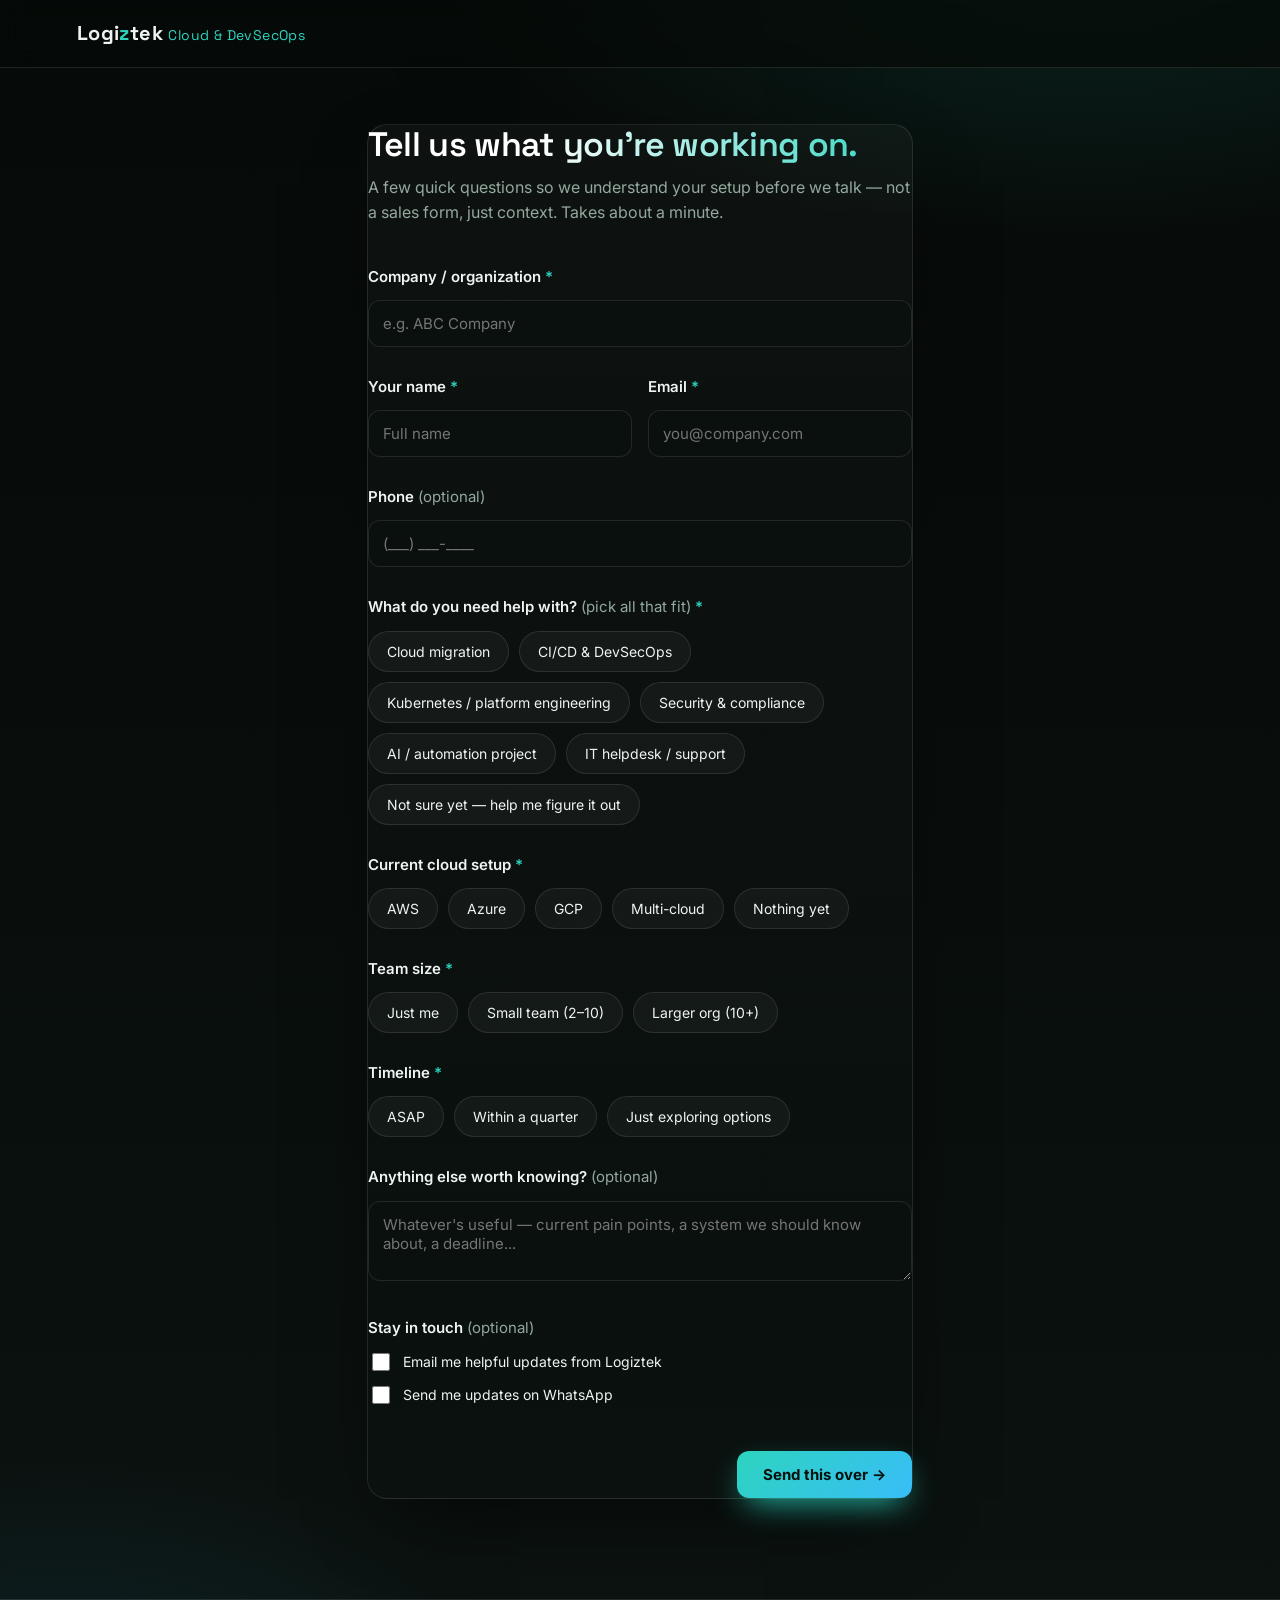
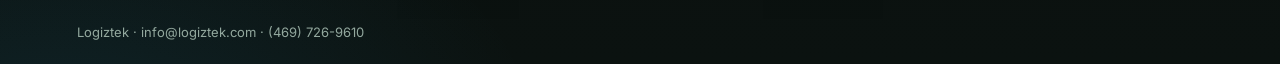
<file: project.html>
<!DOCTYPE html>
<html lang="en">
<head>
<meta charset="UTF-8">
<meta name="viewport" content="width=device-width, initial-scale=1, viewport-fit=cover">
<title>Logiztek — Tell us about your project</title>
<link rel="preconnect" href="https://fonts.googleapis.com">
<link rel="preconnect" href="https://fonts.gstatic.com" crossorigin>
<link href="https://fonts.googleapis.com/css2?family=Space+Grotesk:wght@400;500;600;700&family=Inter:wght@400;500;600&family=IBM+Plex+Mono:wght@400;500&display=swap" rel="stylesheet">
<link rel="stylesheet" href="assets/css/shared.css">
<style>
  /* Logiztek sharp theme — Cloud (project) */
  :root{
    --accent:#2dd4bf; --accent2:#38bdf8;
    --ink:#eef4f1; --muted:#93a89e; --line:rgba(255,255,255,.10);
    --card:#0d1512; --field:#0a100d;
  }
  body{
    margin:0; color:var(--ink);
    background:
      radial-gradient(1100px 550px at 85% -5%, rgba(45,212,191,.14), rgba(45,212,191,0) 60%),
      radial-gradient(800px 500px at 5% 105%, rgba(56,189,248,.10), rgba(56,189,248,0) 60%),
      linear-gradient(180deg,#060a08 0%,#0b1210 100%);
    font-family:'Inter',system-ui,sans-serif;
  }
  .topbar{
    position:sticky; top:0; z-index:10;
    -webkit-backdrop-filter:blur(12px); backdrop-filter:blur(12px);
    background:rgba(6,10,8,.72);
    border-bottom:1px solid var(--line);
  }
  .wordmark{ font-family:'Space Grotesk',sans-serif; font-weight:700; letter-spacing:.02em; }
  .wordmark .subtitle{ color:var(--accent); }
  .form-view{
    background:linear-gradient(180deg, rgba(255,255,255,.03), rgba(255,255,255,0));
    border:1px solid var(--line);
    border-radius:20px;
    box-shadow:0 30px 80px -30px rgba(0,0,0,.7);
  }
  .page-title{
    font-family:'Space Grotesk',sans-serif; font-weight:700; letter-spacing:-.02em;
    background:linear-gradient(92deg,#ffffff 30%, var(--accent));
    -webkit-background-clip:text; background-clip:text; color:transparent;
  }
  .page-lede{ color:var(--muted); }
  .field .q{ font-weight:600; color:var(--ink); }
  .field input[type=text], .field input[type=email], .field input[type=tel], .field textarea{
    background:var(--field); border:1px solid var(--line); color:var(--ink);
    border-radius:12px; transition:border-color .2s, box-shadow .2s;
  }
  .field input:focus, .field textarea:focus{
    outline:none; border-color:var(--accent);
    box-shadow:0 0 0 3px rgba(45,212,191,.22);
  }
  .field input.invalid, .field textarea.invalid{ border-color:rgba(248,113,113,.7); }
  .pill{
    background:rgba(255,255,255,.04); border:1px solid var(--line); color:var(--ink);
    border-radius:999px; transition:all .18s ease;
  }
  .pill:hover{ border-color:var(--accent); transform:translateY(-1px); }
  .pill.selected{
    background:linear-gradient(135deg, var(--accent), var(--accent2));
    border-color:transparent; color:#06110d; font-weight:600;
    box-shadow:0 8px 24px -8px var(--accent);
  }
  .btn-primary{
    background:linear-gradient(135deg, var(--accent), var(--accent2));
    color:#06110d; font-weight:700; border:none; border-radius:12px;
    box-shadow:0 12px 32px -10px var(--accent);
    transition:transform .15s ease, box-shadow .2s ease;
  }
  .btn-primary:hover:not(:disabled){ transform:translateY(-2px); }
  .btn-primary:disabled{ opacity:.6; }
  .btn-ghost{
    border:1px solid var(--line); color:var(--ink); border-radius:12px;
    background:rgba(255,255,255,.03);
  }
  .field-error{ color:#f87171; }
  .error-msg{
    color:#fca5a5; background:rgba(248,113,113,.08);
    border:1px solid rgba(248,113,113,.25); border-radius:10px;
  }
  .confirm-icon{
    background:linear-gradient(135deg,var(--accent),var(--accent2)); color:#06110d;
  }
  .summary-box{ background:var(--field); border:1px solid var(--line); border-radius:12px; }
  .site-footer{ color:var(--muted); border-top:1px solid var(--line); }
  .hint{ color:var(--muted); }
  input[type=checkbox]{ accent-color:var(--accent); }
  ::selection{ background:var(--accent); color:#06110d; }
</style>
</head>
<body>

<header class="topbar">
  <div class="wordmark">Logi<span>z</span>tek <span class="subtitle">Cloud &amp; DevSecOps</span></div>
</header>

<main class="form-main">

  <!-- FORM -->
  <section class="form-view active" id="form">
    <h1 class="page-title">Tell us what you're working on.</h1>
    <p class="page-lede">A few quick questions so we understand your setup before we talk — not a sales form, just context. Takes about a minute.</p>

    <div class="field">
      <label class="q req">Company / organization</label>
      <input type="text" id="orgName" placeholder="e.g. ABC Company" required>
      <p class="field-error" id="orgNameError">Enter your actual company or organization name.</p>
    </div>

    <div style="display:flex; gap:16px; flex-wrap:wrap;">
      <div class="field" style="flex:1; min-width:220px;">
        <label class="q req">Your name</label>
        <input type="text" id="contactName" placeholder="Full name" required>
        <p class="field-error" id="contactNameError">Enter your real first and last name.</p>
      </div>
      <div class="field" style="flex:1; min-width:220px;">
        <label class="q req">Email</label>
        <input type="email" id="contactEmail" placeholder="you@company.com" required>
        <p class="field-error" id="contactEmailError">Enter a valid email address — this is where we'll reply.</p>
      </div>
    </div>

    <div class="field">
      <label class="q">Phone <span style="color:var(--muted); font-weight:400;">(optional)</span></label>
      <input type="tel" id="contactPhone" placeholder="(___) ___-____">
      <p class="field-error" id="contactPhoneError">That doesn't look like a valid phone number.</p>
    </div>

    <div class="field">
      <label class="q req">What do you need help with? <span style="color:var(--muted); font-weight:400;">(pick all that fit)</span></label>
      <div class="pills" data-group="needs" data-multi="true">
        <button type="button" class="pill">Cloud migration</button>
        <button type="button" class="pill">CI/CD &amp; DevSecOps</button>
        <button type="button" class="pill">Kubernetes / platform engineering</button>
        <button type="button" class="pill">Security &amp; compliance</button>
        <button type="button" class="pill">AI / automation project</button>
        <button type="button" class="pill">IT helpdesk / support</button>
        <button type="button" class="pill">Not sure yet — help me figure it out</button>
      </div>
    </div>

    <div class="field">
      <label class="q req">Current cloud setup</label>
      <div class="pills" data-group="cloudProvider">
        <button type="button" class="pill">AWS</button>
        <button type="button" class="pill">Azure</button>
        <button type="button" class="pill">GCP</button>
        <button type="button" class="pill">Multi-cloud</button>
        <button type="button" class="pill">Nothing yet</button>
      </div>
    </div>

    <div class="field">
      <label class="q req">Team size</label>
      <div class="pills" data-group="teamSize">
        <button type="button" class="pill">Just me</button>
        <button type="button" class="pill">Small team (2–10)</button>
        <button type="button" class="pill">Larger org (10+)</button>
      </div>
    </div>

    <div class="field">
      <label class="q req">Timeline</label>
      <div class="pills" data-group="timeline">
        <button type="button" class="pill">ASAP</button>
        <button type="button" class="pill">Within a quarter</button>
        <button type="button" class="pill">Just exploring options</button>
      </div>
    </div>

    <div class="field">
      <label class="q">Anything else worth knowing? <span style="color:var(--muted); font-weight:400;">(optional)</span></label>
      <textarea id="notes" placeholder="Whatever's useful — current pain points, a system we should know about, a deadline..."></textarea>
    </div>

    <div class="field">
      <label class="q">Stay in touch <span style="color:var(--muted); font-weight:400;">(optional)</span></label>
      <div style="display:flex; flex-direction:column; gap:10px; margin-top:6px;">
        <label style="display:flex; gap:10px; align-items:flex-start; font-size:14px; cursor:pointer;">
          <input type="checkbox" id="optEmail" style="width:18px; height:18px; margin-top:2px; accent-color:var(--accent); flex-shrink:0;">
          <span>Email me helpful updates from Logiztek</span>
        </label>
        <label style="display:flex; gap:10px; align-items:flex-start; font-size:14px; cursor:pointer;">
          <input type="checkbox" id="optWhatsapp" style="width:18px; height:18px; margin-top:2px; accent-color:var(--accent); flex-shrink:0;">
          <span>Send me updates on WhatsApp</span>
        </label>
      </div>
    </div>

    <p class="error-msg" id="formError">Just need the required fields filled in and at least one pick per question above.</p>
    <p class="error-msg" id="sendError">Something didn't go through. Try again, or use the backup option below.</p>

    <div class="actions">
      <button type="button" class="btn btn-primary" id="toConfirm">Send this over →</button>
    </div>
  </section>

  <!-- CONFIRMATION -->
  <section class="form-view" id="confirm">
    <div class="confirm-icon">✓</div>
    <h1 class="page-title">Got it — thank you.</h1>
    <p class="page-lede">We've received this, and a copy's been sent to your email too. We'll read it and get back to you. No obligation, no pitch, just a real conversation about whether we're a fit.</p>

    <div class="summary-box" id="summaryBox" style="display:none;"></div>

    <p class="hint" style="margin-top:20px;">Didn't get a confirmation, or want a backup copy?</p>
    <div class="actions" style="justify-content:flex-start; gap:14px; margin-top:8px;">
      <a class="btn btn-ghost" id="mailtoBtn" href="#" style="text-decoration:none; display:inline-block;">Open email instead</a>
      <button type="button" class="btn btn-ghost" id="copyBtn">Copy summary</button>
    </div>
    <p class="hint" id="copyConfirm" style="display:none; color:var(--accent); margin-top:14px;">Copied — paste it into an email to info@logiztek.com.</p>
  </section>

</main>

<footer class="site-footer">Logiztek · info@logiztek.com · (469) 726-9610</footer>

<script>
(function(){
  const state = {needs: []};
  const singleGroups = ['cloudProvider','teamSize','timeline'];

  document.querySelectorAll('[data-group="needs"] .pill').forEach(btn => {
    btn.addEventListener('click', () => {
      btn.classList.toggle('selected');
      const label = btn.textContent.trim();
      if(btn.classList.contains('selected')){
        state.needs.push(label);
      } else {
        state.needs = state.needs.filter(n => n !== label);
      }
    });
  });

  singleGroups.forEach(g => {
    const wrap = document.querySelector('[data-group="'+g+'"]');
    if(!wrap) return;
    wrap.querySelectorAll('.pill').forEach(btn => {
      btn.addEventListener('click', () => {
        wrap.querySelectorAll('.pill').forEach(b => b.classList.remove('selected'));
        btn.classList.add('selected');
        state[g] = btn.textContent.trim();
      });
    });
  });

  function showView(id){
    document.querySelectorAll('.form-view').forEach(v => v.classList.remove('active'));
    document.getElementById(id).classList.add('active');
    window.scrollTo({top:0, behavior:'smooth'});
  }

  // Real field validation — not just "is it empty," but "does it look real"
  const validators = {
    orgName: v => v.trim().length >= 2 && /[A-Za-z]/.test(v),
    contactName: v => {
      const t = v.trim();
      return t.length >= 2 && /[A-Za-z]/.test(t) && t.includes(' ') && !/^(.)\1+$/.test(t.replace(/\s/g,''));
    },
    contactEmail: v => /^[^\s@]+@[^\s@]+\.[a-zA-Z]{2,}$/.test(v.trim()),
    contactPhone: v => !v.trim() || (v.replace(/\D/g,'').length >= 10)
  };

  function validateField(id){
    const input = document.getElementById(id);
    const errEl = document.getElementById(id + 'Error');
    const valid = validators[id](input.value);
    input.classList.toggle('invalid', !valid);
    if(errEl) errEl.classList.toggle('show', !valid);
    return valid;
  }

  Object.keys(validators).forEach(id => {
    const input = document.getElementById(id);
    input.addEventListener('blur', () => validateField(id));
    input.addEventListener('input', () => {
      if(input.classList.contains('invalid')) validateField(id);
    });
  });

  document.getElementById('toConfirm').addEventListener('click', async () => {
    const fieldsValid = Object.keys(validators).map(validateField).every(Boolean);
    const missingPick = state.needs.length === 0 || singleGroups.some(g => !state[g]);
    const err = document.getElementById('formError');
    const sendErr = document.getElementById('sendError');
    if(!fieldsValid || missingPick){
      err.classList.add('show');
      return;
    }
    err.classList.remove('show');
    sendErr.classList.remove('show');

    state.orgName = document.getElementById('orgName').value.trim();
    state.contactName = document.getElementById('contactName').value.trim();
    state.contactEmail = document.getElementById('contactEmail').value.trim();
    state.contactPhone = document.getElementById('contactPhone').value.trim();
    state.notes = document.getElementById('notes').value.trim();
    state.updates = document.getElementById('optEmail').checked;
    state.whatsapp_updates = document.getElementById('optWhatsapp').checked;

    const lines = [
      'PROJECT INQUIRY — ' + state.orgName,
      '',
      'CONTACT',
      'Name: ' + state.contactName,
      'Email: ' + state.contactEmail,
      'Phone: ' + (state.contactPhone || '—'),
      '',
      'WHAT THEY NEED',
      state.needs.join(', '),
      '',
      'DETAILS',
      'Current cloud setup: ' + state.cloudProvider,
      'Team size: ' + state.teamSize,
      'Timeline: ' + state.timeline,
      'Notes: ' + (state.notes || '—')
    ];
    const summary = lines.join('\n');
    const subject = 'Project inquiry — ' + state.orgName;

    document.getElementById('summaryBox').textContent = summary;
    const mailtoSubject = encodeURIComponent(subject);
    const mailtoBody = encodeURIComponent(summary);
    document.getElementById('mailtoBtn').href = 'mailto:info@logiztek.com?subject=' + mailtoSubject + '&body=' + mailtoBody;
    document.getElementById('copyBtn').onclick = () => {
      navigator.clipboard.writeText(summary).then(() => {
        document.getElementById('copyConfirm').style.display = 'block';
      });
    };

    const btn = document.getElementById('toConfirm');
    btn.disabled = true;
    btn.textContent = 'Sending…';

    try {
      const res = await fetch('/api/submit', {
        method: 'POST',
        headers: { 'Content-Type': 'application/json' },
        body: JSON.stringify({
          subject,
          contactEmail: state.contactEmail,
          text: summary,
          formKind: 'project',
          name: state.contactName,
          company: state.orgName,
          phone: state.contactPhone,
          updates: state.updates,
          whatsapp_updates: state.whatsapp_updates
        })
      });
      if(!res.ok){ throw new Error('send failed'); }
      showView('confirm');
    } catch (e) {
      sendErr.classList.add('show');
    } finally {
      btn.disabled = false;
      btn.textContent = 'Send this over →';
    }
  });
})();
</script>

</body>
</html>
</file>
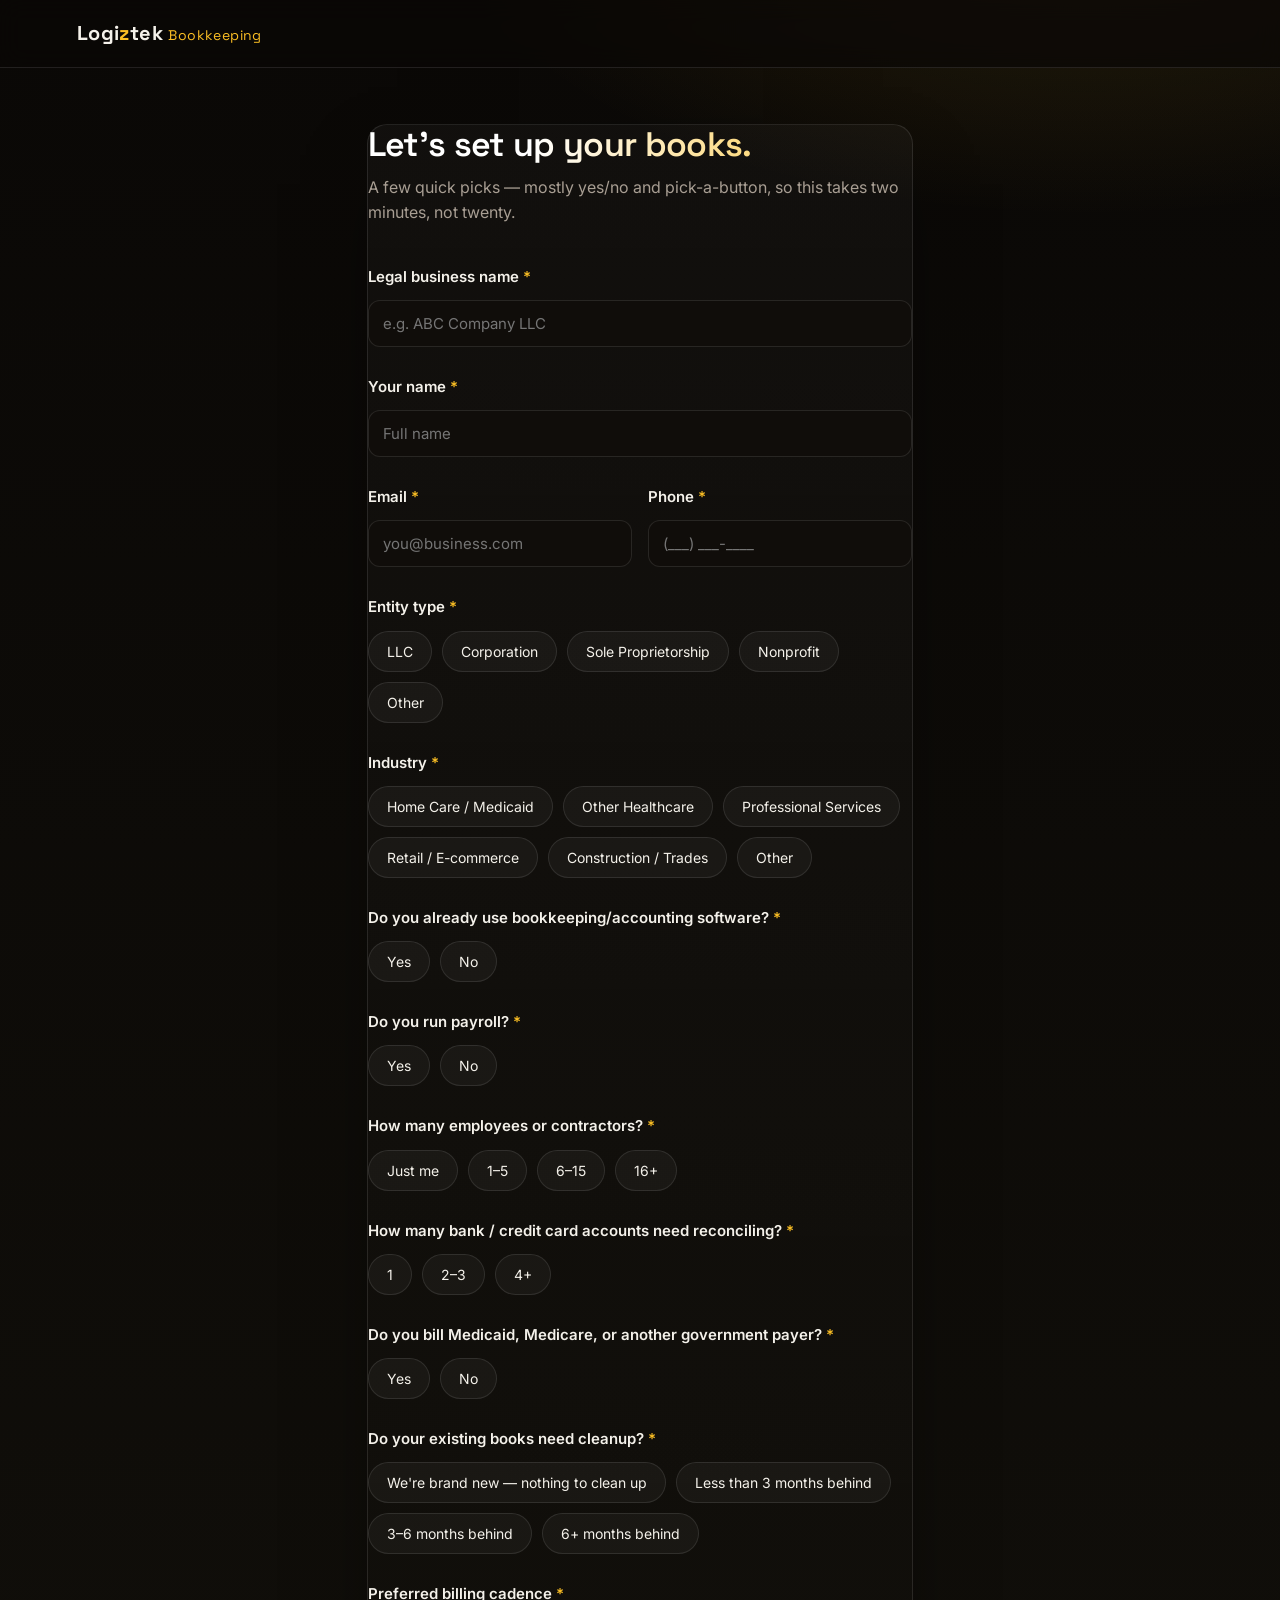
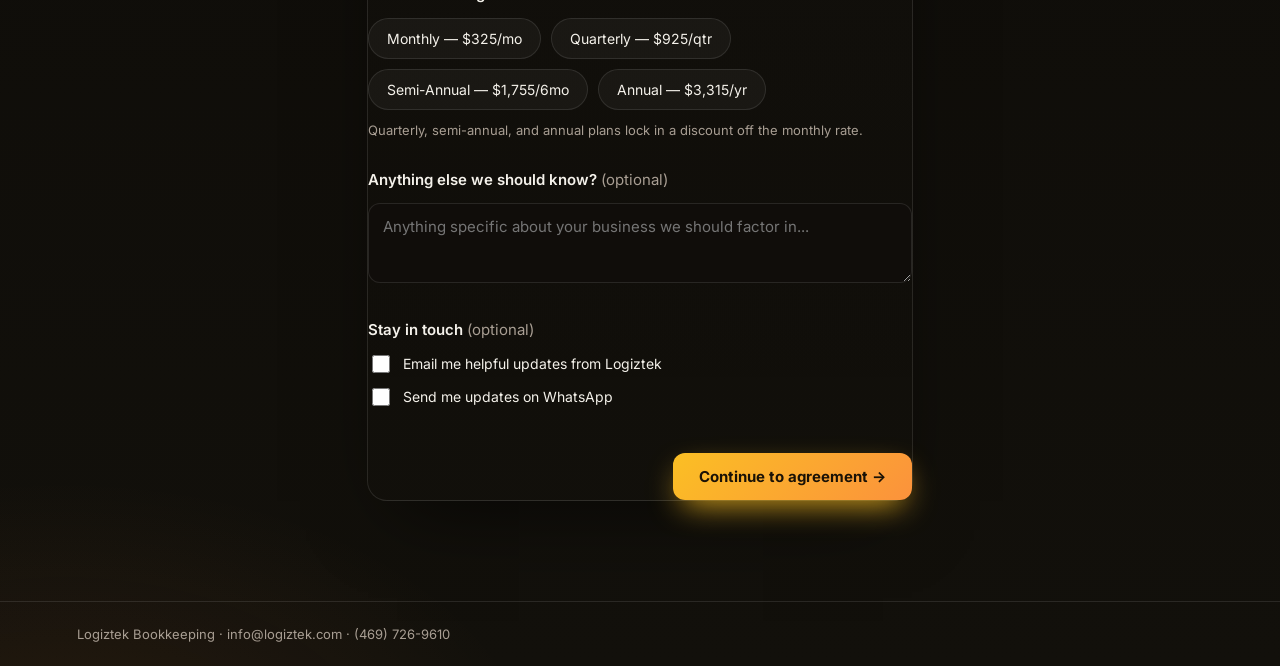
<file: start.html>
<!DOCTYPE html>
<html lang="en">
<head>
<meta charset="UTF-8">
<meta name="viewport" content="width=device-width, initial-scale=1, viewport-fit=cover">
<title>Logiztek Bookkeeping — Start Onboarding</title>
<link rel="preconnect" href="https://fonts.googleapis.com">
<link rel="preconnect" href="https://fonts.gstatic.com" crossorigin>
<link href="https://fonts.googleapis.com/css2?family=Space+Grotesk:wght@400;500;600;700&family=Inter:wght@400;500;600&family=IBM+Plex+Mono:wght@400;500&display=swap" rel="stylesheet">
<link rel="stylesheet" href="assets/css/shared.css">
<style>
  /* Logiztek sharp theme — Bookkeeping (start) */
  :root{
    --accent:#fbbf24; --accent2:#fb923c;
    --ink:#f4f1ea; --muted:#a89e93; --line:rgba(255,255,255,.10);
    --card:#15120d; --field:#100d0a;
  }
  body{
    margin:0; color:var(--ink);
    background:
      radial-gradient(1100px 550px at 85% -5%, rgba(251,191,36,.13), rgba(251,191,36,0) 60%),
      radial-gradient(800px 500px at 5% 105%, rgba(251,146,60,.09), rgba(251,146,60,0) 60%),
      linear-gradient(180deg,#0a0806 0%,#12100b 100%);
    font-family:'Inter',system-ui,sans-serif;
  }
  .topbar{
    position:sticky; top:0; z-index:10;
    -webkit-backdrop-filter:blur(12px); backdrop-filter:blur(12px);
    background:rgba(10,8,6,.72);
    border-bottom:1px solid var(--line);
  }
  .wordmark{ font-family:'Space Grotesk',sans-serif; font-weight:700; letter-spacing:.02em; }
  .wordmark .subtitle{ color:var(--accent); }
  .form-view{
    background:linear-gradient(180deg, rgba(255,255,255,.03), rgba(255,255,255,0));
    border:1px solid var(--line);
    border-radius:20px;
    box-shadow:0 30px 80px -30px rgba(0,0,0,.7);
  }
  .page-title{
    font-family:'Space Grotesk',sans-serif; font-weight:700; letter-spacing:-.02em;
    background:linear-gradient(92deg,#ffffff 30%, var(--accent));
    -webkit-background-clip:text; background-clip:text; color:transparent;
  }
  .page-lede{ color:var(--muted); }
  .field .q{ font-weight:600; color:var(--ink); }
  .field input[type=text], .field input[type=email], .field input[type=tel], .field textarea{
    background:var(--field); border:1px solid var(--line); color:var(--ink);
    border-radius:12px; transition:border-color .2s, box-shadow .2s;
  }
  .field input:focus, .field textarea:focus{
    outline:none; border-color:var(--accent);
    box-shadow:0 0 0 3px rgba(251,191,36,.22);
  }
  .field input.invalid, .field textarea.invalid{ border-color:rgba(248,113,113,.7); }
  .pill{
    background:rgba(255,255,255,.04); border:1px solid var(--line); color:var(--ink);
    border-radius:999px; transition:all .18s ease;
  }
  .pill:hover{ border-color:var(--accent); transform:translateY(-1px); }
  .pill.selected{
    background:linear-gradient(135deg, var(--accent), var(--accent2));
    border-color:transparent; color:#1a1206; font-weight:600;
    box-shadow:0 8px 24px -8px var(--accent);
  }
  .btn-primary{
    background:linear-gradient(135deg, var(--accent), var(--accent2));
    color:#1a1206; font-weight:700; border:none; border-radius:12px;
    box-shadow:0 12px 32px -10px var(--accent);
    transition:transform .15s ease, box-shadow .2s ease;
  }
  .btn-primary:hover:not(:disabled){ transform:translateY(-2px); }
  .btn-primary:disabled{ opacity:.6; }
  .btn-ghost{
    border:1px solid var(--line); color:var(--ink); border-radius:12px;
    background:rgba(255,255,255,.03);
  }
  .field-error{ color:#f87171; }
  .error-msg{
    color:#fca5a5; background:rgba(248,113,113,.08);
    border:1px solid rgba(248,113,113,.25); border-radius:10px;
  }
  .confirm-icon{
    background:linear-gradient(135deg,var(--accent),var(--accent2)); color:#1a1206;
  }
  .summary-box{ background:var(--field); border:1px solid var(--line); border-radius:12px; }
  .site-footer{ color:var(--muted); border-top:1px solid var(--line); }
  .hint{ color:var(--muted); }
  input[type=checkbox]{ accent-color:var(--accent); }
  ::selection{ background:var(--accent); color:#1a1206; }
</style>
</head>
<body data-accent="ledger">

<header class="topbar">
  <div class="wordmark">Logi<span>z</span>tek <span class="subtitle">Bookkeeping</span></div>
</header>

<main class="form-main">

  <!-- STEP 1: INTAKE -->
  <section class="form-view active" id="step1">
    <h1 class="page-title">Let's set up your books.</h1>
    <p class="page-lede">A few quick picks — mostly yes/no and pick-a-button, so this takes two minutes, not twenty.</p>

    <div class="field">
      <label class="q req">Legal business name</label>
      <input type="text" id="bizName" placeholder="e.g. ABC Company LLC" required>
      <p class="field-error" id="bizNameError">Enter your actual registered business name.</p>
    </div>

    <div class="field">
      <label class="q req">Your name</label>
      <input type="text" id="contactName" placeholder="Full name" required>
      <p class="field-error" id="contactNameError">Enter your real first and last name.</p>
    </div>

    <div style="display:flex; gap:16px; flex-wrap:wrap;">
      <div class="field" style="flex:1; min-width:220px;">
        <label class="q req">Email</label>
        <input type="email" id="contactEmail" placeholder="you@business.com" required>
        <p class="field-error" id="contactEmailError">Enter a valid email address — this is where we'll reply.</p>
      </div>
      <div class="field" style="flex:1; min-width:220px;">
        <label class="q req">Phone</label>
        <input type="tel" id="contactPhone" placeholder="(___) ___-____" required>
        <p class="field-error" id="contactPhoneError">Enter a valid phone number (at least 10 digits).</p>
      </div>
    </div>

    <div class="field">
      <label class="q req">Entity type</label>
      <div class="pills" data-group="entityType">
        <button type="button" class="pill">LLC</button>
        <button type="button" class="pill">Corporation</button>
        <button type="button" class="pill">Sole Proprietorship</button>
        <button type="button" class="pill">Nonprofit</button>
        <button type="button" class="pill">Other</button>
      </div>
    </div>

    <div class="field">
      <label class="q req">Industry</label>
      <div class="pills" data-group="industry">
        <button type="button" class="pill">Home Care / Medicaid</button>
        <button type="button" class="pill">Other Healthcare</button>
        <button type="button" class="pill">Professional Services</button>
        <button type="button" class="pill">Retail / E-commerce</button>
        <button type="button" class="pill">Construction / Trades</button>
        <button type="button" class="pill">Other</button>
      </div>
    </div>

    <div class="field">
      <label class="q req">Do you already use bookkeeping/accounting software?</label>
      <div class="pills" data-group="hasSoftware">
        <button type="button" class="pill">Yes</button>
        <button type="button" class="pill">No</button>
      </div>
      <div class="hint" id="softwareFollowup" style="display:none;">
        <input type="text" id="softwareName" placeholder="Which one? (e.g. QuickBooks, Wave, spreadsheets)" style="margin-top:10px;">
      </div>
    </div>

    <div class="field">
      <label class="q req">Do you run payroll?</label>
      <div class="pills" data-group="payroll">
        <button type="button" class="pill">Yes</button>
        <button type="button" class="pill">No</button>
      </div>
    </div>

    <div class="field">
      <label class="q req">How many employees or contractors?</label>
      <div class="pills" data-group="headcount">
        <button type="button" class="pill">Just me</button>
        <button type="button" class="pill">1–5</button>
        <button type="button" class="pill">6–15</button>
        <button type="button" class="pill">16+</button>
      </div>
    </div>

    <div class="field">
      <label class="q req">How many bank / credit card accounts need reconciling?</label>
      <div class="pills" data-group="accounts">
        <button type="button" class="pill">1</button>
        <button type="button" class="pill">2–3</button>
        <button type="button" class="pill">4+</button>
      </div>
    </div>

    <div class="field">
      <label class="q req">Do you bill Medicaid, Medicare, or another government payer?</label>
      <div class="pills" data-group="govPayer">
        <button type="button" class="pill">Yes</button>
        <button type="button" class="pill">No</button>
      </div>
    </div>

    <div class="field">
      <label class="q req">Do your existing books need cleanup?</label>
      <div class="pills" data-group="cleanup">
        <button type="button" class="pill">We're brand new — nothing to clean up</button>
        <button type="button" class="pill">Less than 3 months behind</button>
        <button type="button" class="pill">3–6 months behind</button>
        <button type="button" class="pill">6+ months behind</button>
      </div>
    </div>

    <div class="field">
      <label class="q req">Preferred billing cadence</label>
      <div class="pills" data-group="cadence">
        <button type="button" class="pill" data-price="325" data-unit="month">Monthly — $325/mo</button>
        <button type="button" class="pill" data-price="925" data-unit="quarter">Quarterly — $925/qtr</button>
        <button type="button" class="pill" data-price="1755" data-unit="6 months">Semi-Annual — $1,755/6mo</button>
        <button type="button" class="pill" data-price="3315" data-unit="year">Annual — $3,315/yr</button>
      </div>
      <p class="hint">Quarterly, semi-annual, and annual plans lock in a discount off the monthly rate.</p>
    </div>

    <div class="field">
      <label class="q">Anything else we should know? <span style="color:var(--muted); font-weight:400;">(optional)</span></label>
      <textarea id="notes" placeholder="Anything specific about your business we should factor in..."></textarea>
    </div>

    <div class="field">
      <label class="q">Stay in touch <span style="color:var(--muted); font-weight:400;">(optional)</span></label>
      <div style="display:flex; flex-direction:column; gap:10px; margin-top:6px;">
        <label style="display:flex; gap:10px; align-items:flex-start; font-size:14px; cursor:pointer;">
          <input type="checkbox" id="optEmail" style="width:18px; height:18px; margin-top:2px; accent-color:var(--accent); flex-shrink:0;">
          <span>Email me helpful updates from Logiztek</span>
        </label>
        <label style="display:flex; gap:10px; align-items:flex-start; font-size:14px; cursor:pointer;">
          <input type="checkbox" id="optWhatsapp" style="width:18px; height:18px; margin-top:2px; accent-color:var(--accent); flex-shrink:0;">
          <span>Send me updates on WhatsApp</span>
        </label>
      </div>
    </div>

    <p class="error-msg" id="step1Error">Please fill in the required fields and make a selection for every question above.</p>

    <div class="actions">
      <span></span>
      <button type="button" class="btn btn-primary" id="toStep2">Continue to agreement →</button>
    </div>
  </section>

  <!-- STEP 2: SOW + SIGNATURE -->
  <section class="form-view" id="step2">
    <h1 class="page-title">Statement of Work</h1>
    <p class="page-lede">Review the scope below, then sign to get started. Nothing to print, scan, or mail back.</p>

    <div style="background:var(--panel); border:1px solid var(--line); border-radius:16px; padding:32px; margin-bottom:32px;">
      <h3 style="font-size:13px; color:var(--muted); text-transform:uppercase; letter-spacing:0.04em; margin:0 0 4px;">Engagement for</h3>
      <div id="sowBizName" style="font-size:22px; font-weight:600; font-family:'Space Grotesk',sans-serif;">—</div>

      <h3 style="font-size:13px; color:var(--muted); text-transform:uppercase; letter-spacing:0.04em; margin:20px 0 4px;">Billing</h3>
      <div style="font-family:'Space Grotesk',sans-serif; font-size:32px; font-weight:600;"><span id="sowPrice">$325</span> <span id="sowUnit" style="font-size:15px; color:var(--muted); font-weight:400;">/ month</span></div>

      <h3 style="font-size:13px; color:var(--muted); text-transform:uppercase; letter-spacing:0.04em; margin:20px 0 8px;">Scope included</h3>
      <ul style="margin:0; padding-left:20px; font-size:15px; line-height:1.7;">
        <li>Monthly bank &amp; credit card reconciliation</li>
        <li>Transaction categorization &amp; clean general ledger</li>
        <li>Monthly Profit &amp; Loss and Balance Sheet</li>
        <li id="sowMedicaidLine" style="display:none;">Records formatted for Medicaid / government cost reporting</li>
        <li id="sowPayrollLine" style="display:none;">Payroll &amp; contractor (1099/W-2) record tracking</li>
        <li>Direct line to your bookkeeper</li>
        <li>QuickBooks Online setup included (one-time, first engagement)</li>
      </ul>

      <div style="margin-top:24px; padding-top:24px; border-top:1px solid var(--line);">
        <p style="font-size:14px; color:var(--muted); margin:0 0 10px;"><b>Term:</b> Billed at the start of each period selected above. A one-time $250 setup fee applies for chart-of-accounts and software configuration on new engagements (waived if already quoted separately).</p>
        <p style="font-size:14px; color:var(--muted); margin:0 0 10px;"><b>Cancellation:</b> Either party may end the engagement with 30 days' written notice (email is fine).</p>
        <p style="font-size:14px; color:var(--muted); margin:0 0 10px;"><b>Cleanup:</b> If your books need catch-up work beyond the current period, that's scoped and quoted separately before we start.</p>
        <p style="font-size:14px; color:var(--muted); margin:0;"><b>Scope:</b> This covers bookkeeping and financial record-keeping. Tax filing and CPA-level attestation are handled by your CPA of record; we're glad to coordinate.</p>
      </div>
    </div>

    <div style="display:flex; gap:12px; align-items:flex-start; margin:28px 0;">
      <input type="checkbox" id="agreeCheck" style="width:20px; height:20px; margin-top:2px; accent-color:var(--accent); flex-shrink:0;">
      <label for="agreeCheck" style="font-size:14px;">I've reviewed the scope, pricing, and terms above and agree to move forward on this basis.</label>
    </div>

    <div style="background:var(--panel-2); border:1px dashed var(--line); border-radius:12px; padding:22px;">
      <label for="sigName" style="display:block; font-size:13px; color:var(--muted); margin-bottom:10px;">Type your full legal name to sign</label>
      <input type="text" id="sigName" placeholder="Your name" style="width:100%; background:transparent; border:none; border-bottom:2px solid var(--accent); border-radius:0; padding:6px 2px 10px; font-family:'Space Grotesk',cursive; font-style:italic; font-size:26px;">
      <p class="field-error" id="sigNameError" style="margin-top:10px;">Please type your real full name to sign.</p>
      <div class="mono" id="sigDate" style="font-size:13px; color:var(--muted); margin-top:10px;"></div>
    </div>

    <p class="error-msg" id="step2Error">Please check the agreement box and type your name to sign.</p>

    <p class="error-msg" id="sendError">Something didn't go through. Try again, or use the backup option below.</p>

    <div class="actions spread">
      <button type="button" class="btn btn-ghost" id="backToStep1">← Back</button>
      <button type="button" class="btn btn-primary" id="toStep3">Sign &amp; send agreement →</button>
    </div>
  </section>

  <!-- STEP 3: CONFIRMATION -->
  <section class="form-view" id="step3">
    <div class="confirm-icon">✓</div>
    <h1 class="page-title">You're on the books.</h1>
    <p class="page-lede">We've received your details and signed agreement — a copy's been sent to your email too. We'll be in touch shortly.</p>

    <p class="hint" style="margin-bottom:30px;">One more thing: we'll follow up with a private link where you can drop off invoices and receipts anytime — no login needed, no waiting for month-end.</p>

    <div class="summary-box" id="summaryBox" style="display:none;"></div>

    <p class="hint" style="margin-top:20px;">Didn't get a confirmation, or want a backup copy?</p>
    <div class="actions" style="justify-content:flex-start; gap:14px; margin-top:8px;">
      <a class="btn btn-ghost" id="mailtoBtn" href="#" style="text-decoration:none; display:inline-block;">Open email instead</a>
      <button type="button" class="btn btn-ghost" id="copyBtn">Copy summary</button>
    </div>
    <p class="hint" id="copyConfirm" style="display:none; color:var(--accent); margin-top:14px;">Copied — paste it into an email to info@logiztek.com.</p>
  </section>

</main>

<footer class="site-footer">Logiztek Bookkeeping · info@logiztek.com · (469) 726-9610</footer>

<script>
(function(){
  const state = {};
  const groups = ['entityType','industry','hasSoftware','payroll','headcount','accounts','govPayer','cleanup','cadence'];

  groups.forEach(g => {
    const wrap = document.querySelector('[data-group="'+g+'"]');
    if(!wrap) return;
    wrap.querySelectorAll('.pill').forEach(btn => {
      btn.addEventListener('click', () => {
        wrap.querySelectorAll('.pill').forEach(b => b.classList.remove('selected'));
        btn.classList.add('selected');
        state[g] = btn.textContent.trim();
        if(g === 'cadence'){
          state.cadencePrice = btn.getAttribute('data-price');
          state.cadenceUnit = btn.getAttribute('data-unit');
        }
        if(g === 'hasSoftware'){
          document.getElementById('softwareFollowup').style.display = btn.textContent.trim() === 'Yes' ? 'block' : 'none';
        }
      });
    });
  });

  function showView(id){
    document.querySelectorAll('.form-view').forEach(v => v.classList.remove('active'));
    document.getElementById(id).classList.add('active');
    window.scrollTo({top:0, behavior:'smooth'});
  }

  // Real field validation — not just "is it empty," but "does it look real"
  const validators = {
    bizName: v => v.trim().length >= 2 && /[A-Za-z]/.test(v),
    contactName: v => {
      const t = v.trim();
      return t.length >= 2 && /[A-Za-z]/.test(t) && t.includes(' ') && !/^(.)\1+$/.test(t.replace(/\s/g,''));
    },
    contactEmail: v => /^[^\s@]+@[^\s@]+\.[a-zA-Z]{2,}$/.test(v.trim()),
    contactPhone: v => v.replace(/\D/g,'').length >= 10
  };

  function validateField(id){
    const input = document.getElementById(id);
    const errEl = document.getElementById(id + 'Error');
    const valid = validators[id](input.value);
    input.classList.toggle('invalid', !valid);
    if(errEl) errEl.classList.toggle('show', !valid);
    return valid;
  }

  Object.keys(validators).forEach(id => {
    const input = document.getElementById(id);
    input.addEventListener('blur', () => validateField(id));
    input.addEventListener('input', () => {
      if(input.classList.contains('invalid')) validateField(id);
    });
  });

  document.getElementById('toStep2').addEventListener('click', () => {
    const fieldsValid = Object.keys(validators).map(validateField).every(Boolean);
    const missingPick = groups.some(g => !state[g]);
    const err = document.getElementById('step1Error');
    if(!fieldsValid || missingPick){
      err.classList.add('show');
      return;
    }
    err.classList.remove('show');
    state.bizName = document.getElementById('bizName').value.trim();
    state.contactName = document.getElementById('contactName').value.trim();
    state.contactEmail = document.getElementById('contactEmail').value.trim();
    state.contactPhone = document.getElementById('contactPhone').value.trim();
    state.softwareName = document.getElementById('softwareName').value.trim();
    state.notes = document.getElementById('notes').value.trim();

    document.getElementById('sowBizName').textContent = state.bizName;
    document.getElementById('sowPrice').textContent = '$' + Number(state.cadencePrice).toLocaleString();
    document.getElementById('sowUnit').textContent = '/ ' + state.cadenceUnit;
    document.getElementById('sowMedicaidLine').style.display = state.govPayer === 'Yes' ? 'list-item' : 'none';
    document.getElementById('sowPayrollLine').style.display = state.payroll === 'Yes' ? 'list-item' : 'none';

    showView('step2');
  });

  document.getElementById('backToStep1').addEventListener('click', () => showView('step1'));

  document.getElementById('sigDate').textContent = 'Date: ' + new Date().toLocaleDateString('en-US', {year:'numeric', month:'long', day:'numeric'});

  const sigValid = v => v.trim().length >= 2 && /[A-Za-z]/.test(v) && v.trim().includes(' ') && !/^(.)\1+$/.test(v.trim().replace(/\s/g,''));
  const sigInput = document.getElementById('sigName');
  const sigErrEl = document.getElementById('sigNameError');
  function checkSig(){
    const valid = sigValid(sigInput.value);
    sigInput.classList.toggle('invalid', !valid);
    sigErrEl.classList.toggle('show', !valid);
    return valid;
  }
  sigInput.addEventListener('blur', checkSig);
  sigInput.addEventListener('input', () => { if(sigInput.classList.contains('invalid')) checkSig(); });

  document.getElementById('toStep3').addEventListener('click', async () => {
    const agreed = document.getElementById('agreeCheck').checked;
    const sig = document.getElementById('sigName').value.trim();
    const sigOk = checkSig();
    const err = document.getElementById('step2Error');
    const sendErr = document.getElementById('sendError');
    if(!agreed || !sigOk){
      err.classList.add('show');
      return;
    }
    err.classList.remove('show');
    sendErr.classList.remove('show');
    state.signature = sig;
    state.signDate = document.getElementById('sigDate').textContent.replace('Date: ','');

    const lines = [
      'NEW CLIENT ONBOARDING — ' + state.bizName,
      '',
      'CONTACT',
      'Name: ' + state.contactName,
      'Email: ' + state.contactEmail,
      'Phone: ' + state.contactPhone,
      '',
      'BUSINESS',
      'Entity type: ' + state.entityType,
      'Industry: ' + state.industry,
      'Existing software: ' + state.hasSoftware + (state.softwareName ? ' (' + state.softwareName + ')' : ''),
      'Runs payroll: ' + state.payroll,
      'Headcount: ' + state.headcount,
      'Accounts to reconcile: ' + state.accounts,
      'Bills Medicaid/govt payer: ' + state.govPayer,
      'Books cleanup needed: ' + state.cleanup,
      'Notes: ' + (state.notes || '—'),
      '',
      'PLAN',
      'Cadence: ' + state.cadence,
      'Rate: $' + Number(state.cadencePrice).toLocaleString() + ' / ' + state.cadenceUnit,
      '',
      'AGREEMENT',
      'Signed by: ' + state.signature,
      'Date: ' + state.signDate,
      'Confirmed: reviewed scope, pricing and terms; agreed to proceed.'
    ];
    const summary = lines.join('\n');
    const subject = 'New Client Onboarding — ' + state.bizName;

    document.getElementById('summaryBox').textContent = summary;
    const mailtoSubject = encodeURIComponent(subject);
    const mailtoBody = encodeURIComponent(summary);
    document.getElementById('mailtoBtn').href = 'mailto:info@logiztek.com?subject=' + mailtoSubject + '&body=' + mailtoBody;
    document.getElementById('copyBtn').onclick = () => {
      navigator.clipboard.writeText(summary).then(() => {
        document.getElementById('copyConfirm').style.display = 'block';
      });
    };

    const btn = document.getElementById('toStep3');
    btn.disabled = true;
    btn.textContent = 'Sending…';

    try {
      const res = await fetch('/api/submit', {
        method: 'POST',
        headers: { 'Content-Type': 'application/json' },
        body: JSON.stringify({
          subject,
          contactEmail: state.contactEmail,
          text: summary,
          formKind: 'start',
          name: state.contactName,
          company: state.bizName,
          phone: state.contactPhone,
          updates: document.getElementById('optEmail').checked,
          whatsapp_updates: document.getElementById('optWhatsapp').checked
        })
      });
      if(!res.ok){ throw new Error('send failed'); }
      showView('step3');
    } catch (e) {
      sendErr.classList.add('show');
    } finally {
      btn.disabled = false;
      btn.textContent = 'Sign & send agreement →';
    }
  });
})();
</script>

</body>
</html>
</file>
<file: assets/css/shared.css>
/* ==========================================================
   Logiztek — shared.css
   Lighter slate base, glass cards, and a slow-moving light
   background behind every page. Tune the look here:
     --ink     page base color
     --accent  labels and icons
   ========================================================== */

:root{
  --ink:#1B1F27;                     /* page base — dark slate, not black */
  --panel:rgba(255,255,255,0.06);    /* glass cards and inputs */
  --panel-2:rgba(0,0,0,0.22);        /* recessed surfaces */
  --text:#F7F8FA;
  --muted:#B3BAC6;
  --line:rgba(255,255,255,0.12);
  --accent:#B4C6DC;                  /* soft steel */
  --accent-soft:rgba(180,198,220,0.14);
  --cta:#F7F8FA;                     /* primary buttons */
  --on-cta:#12151B;
  --bad:#FF8A73;
}

*{box-sizing:border-box;}
html{scroll-behavior:smooth;overflow-x:hidden;background:var(--ink);}
html,body{margin:0;padding:0;max-width:100%;}
body{
  background:transparent;
  color:var(--text);
  font-family:'Inter',system-ui,sans-serif;
  line-height:1.55;
  -webkit-font-smoothing:antialiased;
  overflow-x:hidden;
}
h1,h2,h3,.wordmark{font-family:'Space Grotesk',system-ui,sans-serif;}
.mono{font-family:'IBM Plex Mono',monospace;}
a{color:inherit;}
button{font-family:inherit;}

::-webkit-scrollbar{width:10px;height:10px;}
::-webkit-scrollbar-track{background:var(--ink);}
::-webkit-scrollbar-thumb{background:rgba(255,255,255,0.18);border-radius:6px;border:2px solid var(--ink);}
::-webkit-scrollbar-thumb:hover{background:rgba(255,255,255,0.3);}
*{scrollbar-width:thin;scrollbar-color:rgba(255,255,255,0.2) var(--ink);}

/* ---------- Moving background ----------
   Two slowly drifting sets of soft light sit behind the page.
   Pure CSS: no images, no video, nothing to load.
   Cloud pages show the blue set; bookkeeping pages show the teal set. */
body::before,
body::after{
  content:"";
  position:fixed;
  inset:-25%;
  z-index:-1;
  pointer-events:none;
  will-change:transform;
  transition:opacity 1s ease;
}
body::before{
  background:
    radial-gradient(40% 40% at 20% 25%, rgba(70,120,255,0.50), transparent 70%),
    radial-gradient(36% 36% at 80% 20%, rgba(40,190,230,0.36), transparent 70%),
    radial-gradient(42% 42% at 65% 85%, rgba(110,100,230,0.34), transparent 70%);
  animation:drift-a 34s ease-in-out infinite alternate;
}
body::after{
  background:
    radial-gradient(40% 40% at 25% 30%, rgba(30,190,175,0.42), transparent 70%),
    radial-gradient(36% 36% at 78% 25%, rgba(70,140,230,0.34), transparent 70%),
    radial-gradient(42% 42% at 60% 85%, rgba(60,170,200,0.30), transparent 70%);
  animation:drift-b 40s ease-in-out infinite alternate;
  opacity:0;
}
body[data-view="bookkeeping"]::before,
body[data-accent="ledger"]::before{opacity:0;}
body[data-view="bookkeeping"]::after,
body[data-accent="ledger"]::after{opacity:1;}

@keyframes drift-a{
  from{transform:translate3d(-4%,-3%,0) scale(1) rotate(0deg);}
  to{transform:translate3d(5%,4%,0) scale(1.12) rotate(5deg);}
}
@keyframes drift-b{
  from{transform:translate3d(4%,-2%,0) scale(1.08) rotate(0deg);}
  to{transform:translate3d(-5%,4%,0) scale(1) rotate(-5deg);}
}
@media (prefers-reduced-motion:reduce){
  body::before,body::after{animation:none;}
}

/* ---------- Topbar ---------- */
.topbar{
  display:flex;
  align-items:center;
  justify-content:space-between;
  padding:18px 6vw;
  border-bottom:1px solid var(--line);
  position:sticky;
  top:0;
  background:rgba(27,31,39,0.55);
  -webkit-backdrop-filter:blur(14px);
  backdrop-filter:blur(14px);
  z-index:10;
}
.topbar-right{display:flex;align-items:center;gap:14px;}
.social-links{display:flex;align-items:center;gap:8px;}
.social-link{
  width:38px;height:38px;
  display:flex;align-items:center;justify-content:center;
  background:var(--panel);
  border:1px solid var(--line);
  border-radius:10px;
  transition:transform .15s ease, border-color .15s ease, background .15s ease;
}
.social-link svg{width:19px;height:19px;}
.social-link.whatsapp{color:#25D366;}
.social-link.facebook{color:#1877F2;}
.social-link:hover{transform:translateY(-2px);background:rgba(255,255,255,0.1);border-color:rgba(255,255,255,0.3);}
.wordmark{font-size:20px;font-weight:600;letter-spacing:0.01em;}
.wordmark span{color:var(--accent);}
.wordmark .subtitle{color:var(--muted);font-weight:400;font-size:14px;}
.tabs{
  display:flex;
  gap:4px;
  background:var(--panel);
  border:1px solid var(--line);
  border-radius:8px;
  padding:3px;
}
.tab{
  border:none;
  background:transparent;
  color:var(--muted);
  font-family:'Inter',sans-serif;
  font-size:13.5px;
  font-weight:500;
  padding:8px 16px;
  border-radius:6px;
  cursor:pointer;
  transition:background .2s ease,color .2s ease;
}
.tab[aria-selected="true"]{background:rgba(255,255,255,0.14);color:var(--text);}
@media (max-width:640px){
  .topbar{flex-wrap:wrap;gap:12px;}
  .topbar-right{width:100%;justify-content:space-between;}
}

/* ---------- Home-page layout ---------- */
main.site-main{max-width:1280px;width:100%;margin:0 auto;padding:0 max(24px,3.5vw);}
.view{display:none;}
.view.active{display:block;}

/* Hero */
.hero{padding:96px 0 0;}
.eyebrow{
  font-family:'IBM Plex Mono',monospace;
  font-size:12.5px;
  letter-spacing:0.14em;
  text-transform:uppercase;
  color:var(--accent);
  margin:0 0 20px;
}
.hero h1{
  font-size:clamp(40px,6.4vw,76px);
  font-weight:700;
  line-height:1.05;
  max-width:17ch;
  margin:0 0 24px;
  letter-spacing:-0.02em;
}
.lede{
  color:var(--muted);
  font-size:clamp(16px,1.6vw,19px);
  max-width:60ch;
  margin:0 0 8px;
  line-height:1.65;
}
.hero-cta{display:flex;flex-wrap:wrap;gap:12px;margin:28px 0 0;}

/* Buttons used on the home page (work as links or buttons) */
.cta{
  display:inline-block;
  color:var(--on-cta);
  background:var(--cta);
  font-family:inherit;
  font-weight:600;
  font-size:14.5px;
  line-height:inherit;
  text-decoration:none;
  padding:13px 22px;
  border:1px solid transparent;
  border-radius:10px;
  white-space:nowrap;
  cursor:pointer;
  -webkit-appearance:none;
  appearance:none;
  transition:opacity .15s ease, transform .1s ease;
}
.cta:hover{opacity:0.88;}
.cta:active{transform:scale(0.98);}
.cta.ghost{
  background:rgba(255,255,255,0.04);
  color:var(--text);
  border:1px solid rgba(255,255,255,0.22);
}
.cta.ghost:hover{border-color:rgba(255,255,255,0.4);opacity:1;}

/* Proof strip — factual badges only */
.proof-strip{
  display:flex;
  flex-wrap:wrap;
  gap:10px;
  margin:36px 0 44px;
}
.proof-badge{
  display:flex;
  align-items:center;
  gap:9px;
  background:var(--panel);
  -webkit-backdrop-filter:blur(12px);
  backdrop-filter:blur(12px);
  border:1px solid var(--line);
  border-radius:999px;
  padding:10px 16px;
  font-size:clamp(12px,0.9vw,13.5px);
  font-weight:500;
  color:var(--text);
}
@media (min-width:1180px){.proof-badge{white-space:nowrap;}}
.proof-badge svg{width:16px;height:16px;color:var(--accent);flex-shrink:0;}

/* Tech / topic strip */
.marquee{
  background:var(--panel);
  -webkit-backdrop-filter:blur(12px);
  backdrop-filter:blur(12px);
  border:1px solid var(--line);
  border-radius:14px;
  padding:16px 20px;
}
.marquee-track{display:flex;flex-wrap:wrap;gap:12px 28px;}
.marquee-item{
  font-family:'IBM Plex Mono',monospace;
  font-size:14px;
  font-weight:500;
  color:#DCE1EA;
  white-space:nowrap;
  display:flex;
  align-items:center;
  gap:10px;
}
.marquee-item::before{content:"";width:5px;height:5px;border-radius:50%;background:var(--accent);flex-shrink:0;}

/* Approach */
.approach-grid{
  display:grid;
  grid-template-columns:repeat(3,1fr);
  gap:28px;
  padding:64px 0 8px;
}
.approach-item{max-width:34ch;}
.approach-item .approach-num{
  font-family:'IBM Plex Mono',monospace;
  font-size:13px;
  color:var(--accent);
  margin-bottom:12px;
  display:block;
}
.approach-item h3{font-size:18px;font-weight:600;margin:0 0 10px;}
.approach-item p{color:var(--muted);font-size:14.5px;line-height:1.6;margin:0;}
@media (max-width:820px){.approach-grid{grid-template-columns:1fr;gap:32px;}}

.section-label{
  font-family:'IBM Plex Mono',monospace;
  font-size:12.5px;
  letter-spacing:0.1em;
  color:var(--accent);
  text-transform:uppercase;
  margin:0 0 10px;
}
.section-heading{font-size:clamp(22px,2.6vw,30px);font-weight:600;margin:0 0 36px;max-width:32ch;}

/* Capability cards */
.cap-grid{
  display:grid;
  grid-template-columns:repeat(3,1fr);
  gap:18px;
  padding:24px 0 8px;
}
.cap-card{
  background:var(--panel);
  -webkit-backdrop-filter:blur(12px);
  backdrop-filter:blur(12px);
  border:1px solid var(--line);
  border-radius:14px;
  padding:26px;
  position:relative;
  overflow:hidden;
  cursor:default;
  transition:transform .2s ease, border-color .2s ease, box-shadow .2s ease, background .2s ease;
}
.cap-card:hover{
  transform:translateY(-4px);
  background:rgba(255,255,255,0.09);
  border-color:rgba(180,198,220,0.5);
  box-shadow:0 18px 40px -18px rgba(0,0,0,0.5);
}
.cap-card .cap-icon{
  width:42px;height:42px;
  border-radius:10px;
  display:flex;align-items:center;justify-content:center;
  background:var(--accent-soft);
  color:var(--accent);
  margin-bottom:16px;
}
.cap-card .cap-icon svg{width:22px;height:22px;}
.cap-card h3{font-size:16.5px;font-weight:600;margin:0 0 8px;}
.cap-card p{color:var(--muted);font-size:14px;margin:0;line-height:1.55;}
.cap-card .cap-arrow{
  position:absolute;
  top:24px; right:22px;
  width:26px;height:26px;
  border-radius:50%;
  display:flex;align-items:center;justify-content:center;
  background:var(--panel-2);
  color:var(--accent);
  opacity:0;
  transform:translate(-6px,6px);
  transition:opacity .2s ease, transform .2s ease;
}
.cap-card .cap-arrow svg{width:13px;height:13px;}
.cap-card:hover .cap-arrow{opacity:1;transform:translate(0,0);}
@media (max-width:820px){.cap-grid{grid-template-columns:repeat(2,1fr);}}
@media (max-width:560px){.cap-grid{grid-template-columns:1fr;}}

/* Build panel */
.build-panel{
  display:flex;
  gap:20px;
  align-items:flex-start;
  background:var(--panel-2);
  -webkit-backdrop-filter:blur(12px);
  backdrop-filter:blur(12px);
  border:1px solid rgba(180,198,220,0.35);
  border-radius:14px;
  padding:28px;
  margin-top:28px;
}
.build-panel-icon{
  width:48px;height:48px;
  border-radius:12px;
  background:var(--accent-soft);
  color:var(--accent);
  display:flex;align-items:center;justify-content:center;
  flex-shrink:0;
}
.build-panel-icon svg{width:24px;height:24px;}
.build-panel h3{font-size:17px;font-weight:600;margin:0 0 8px;}
.build-panel p{color:var(--muted);font-size:14.5px;line-height:1.6;margin:0;}
.build-panel .build-note{color:var(--text);font-weight:600;}
@media (max-width:560px){.build-panel{flex-direction:column;}}

/* CTA strip */
.strip{
  display:flex;
  flex-wrap:wrap;
  align-items:center;
  justify-content:space-between;
  gap:20px;
  padding:44px 0 64px;
  margin-top:24px;
  border-top:1px solid var(--line);
}
.strip h2{font-size:22px;font-weight:600;margin:0 0 6px;}
.strip .fine{color:var(--muted);font-size:14px;}
.strip .cta-group{display:flex;align-items:center;gap:12px;flex-wrap:wrap;}

footer.site-footer{
  border-top:1px solid var(--line);
  padding:22px 6vw;
  color:var(--muted);
  font-size:13px;
  display:flex;
  justify-content:space-between;
  flex-wrap:wrap;
  gap:8px;
}

/* ---------- Contact dialog ---------- */
.contact-dialog{
  width:min(480px,calc(100vw - 32px));
  max-height:calc(100vh - 32px);
  overflow:auto;
  padding:28px;
  border:1px solid rgba(255,255,255,0.18);
  border-radius:16px;
  background:rgba(30,34,43,0.94);
  -webkit-backdrop-filter:blur(18px);
  backdrop-filter:blur(18px);
  color:var(--text);
  box-shadow:0 30px 80px -20px rgba(0,0,0,0.7);
}
.contact-dialog::backdrop{
  background:rgba(10,12,16,0.6);
  -webkit-backdrop-filter:blur(3px);
  backdrop-filter:blur(3px);
}
.dialog-head{display:flex;justify-content:space-between;align-items:flex-start;gap:16px;margin-bottom:6px;}
.dialog-head h2{font-size:22px;margin:0;}
.dialog-close{background:transparent;border:none;color:var(--muted);font-size:28px;line-height:1;cursor:pointer;padding:0 4px;}
.dialog-close:hover{color:var(--text);}
.dialog-sub{color:var(--muted);font-size:14px;margin:0 0 22px;}
.contact-dialog .field{margin-bottom:18px;}
.contact-dialog .field label.q{font-size:14px;margin-bottom:8px;}
.contact-dialog textarea{min-height:110px;}
.dialog-actions{display:flex;align-items:center;gap:14px;margin-top:22px;}
.dialog-actions .btn{padding:12px 24px;}
.dialog-note{color:var(--muted);font-size:12.5px;margin:14px 0 0;}
.dialog-note a{color:var(--text);}
.ts-slot{margin-top:6px;}
/* Hidden trap field: people never see it, simple bots fill it in */
.hp{position:absolute;left:-9999px;width:1px;height:1px;overflow:hidden;}

/* ---------- Form pages (start.html, project.html) ---------- */
main.form-main{max-width:700px;margin:0 auto;padding:56px 6vw 100px;}
main.form-main.wide{max-width:760px;}

.form-view{display:none;}
.form-view.active{display:block;}

h1.page-title{font-size:clamp(26px,4.5vw,34px);font-weight:600;margin:0 0 10px;line-height:1.18;}
p.page-lede{color:var(--muted);font-size:16px;margin:0 0 40px;max-width:56ch;}

.field{margin-bottom:28px;}
.field label.q{display:block;font-size:15px;font-weight:600;margin-bottom:12px;}
.req::after{content:" *";color:var(--accent);}

input[type="text"], input[type="email"], input[type="tel"], textarea{
  width:100%;
  background:rgba(255,255,255,0.07);
  border:1px solid var(--line);
  color:var(--text);
  border-radius:10px;
  padding:13px 14px;
  font-size:15px;
  font-family:inherit;
  outline:none;
  transition:border-color .15s ease;
}
input:focus, textarea:focus{border-color:var(--accent);}
textarea{resize:vertical;min-height:80px;}
input.invalid, textarea.invalid{border-color:var(--bad);}
input.invalid:focus, textarea.invalid:focus{border-color:var(--bad);}
.field-error{color:var(--bad);font-size:12.5px;margin-top:6px;display:none;}
.field-error.show{display:block;}

.pills{display:flex;flex-wrap:wrap;gap:10px;}
.pill{
  border:1px solid var(--line);
  background:var(--panel);
  color:var(--text);
  padding:11px 18px;
  border-radius:999px;
  font-size:14px;
  cursor:pointer;
  user-select:none;
  transition:background .15s ease, border-color .15s ease;
}
.pill:hover{border-color:var(--accent);}
.pill.selected{background:var(--accent);border-color:var(--accent);color:var(--on-cta);font-weight:700;box-shadow:0 2px 10px rgba(0,0,0,.35);}
.pill.selected::before{content:"✓  ";font-weight:700;}

.hint{font-size:13px;color:var(--muted);margin-top:10px;}

.actions{display:flex;justify-content:flex-end;align-items:center;margin-top:44px;gap:16px;}
.actions.spread{justify-content:space-between;}
.btn{
  border:none;
  border-radius:10px;
  padding:14px 26px;
  font-size:15px;
  font-weight:600;
  cursor:pointer;
  transition:opacity .15s ease, transform .1s ease;
}
.btn:active{transform:scale(0.98);}
.btn-primary{background:var(--cta);color:var(--on-cta);}
.btn-primary:hover{opacity:0.88;}
.btn-primary:disabled{opacity:0.4;cursor:not-allowed;}
.btn-ghost{background:transparent;color:var(--muted);border:1px solid var(--line);}
.btn-ghost:hover{color:var(--text);}

.error-msg{color:var(--bad);font-size:13px;margin-top:16px;display:none;}
.error-msg.show{display:block;}

.confirm-icon{
  width:56px;height:56px;border-radius:50%;
  background:var(--accent-soft);border:1px solid var(--accent);
  display:flex;align-items:center;justify-content:center;
  font-size:26px;margin-bottom:24px;color:var(--accent);
}
.summary-box{
  background:var(--panel);
  border:1px solid var(--line);
  border-radius:12px;
  padding:20px;
  font-family:'IBM Plex Mono',monospace;
  font-size:13px;
  color:var(--muted);
  white-space:pre-wrap;
  max-height:280px;
  overflow-y:auto;
  margin:20px 0;
}
</file>
